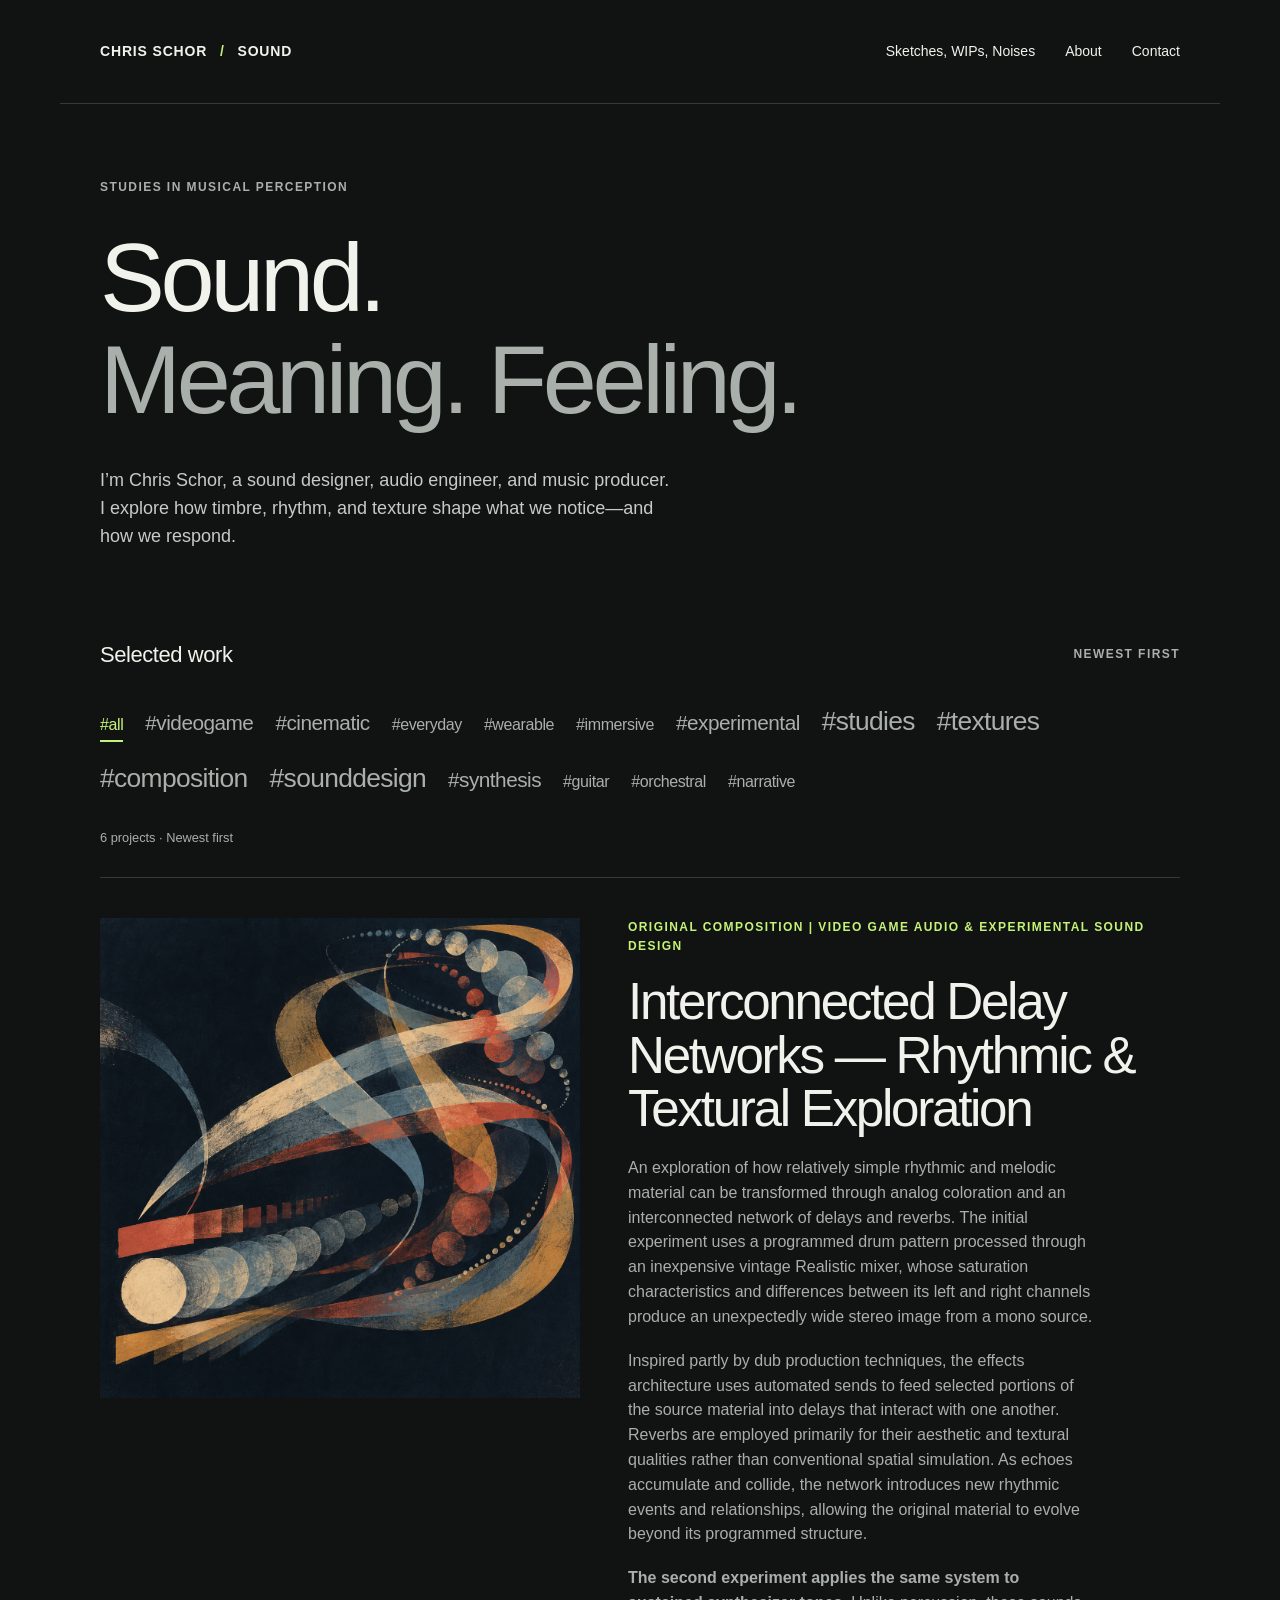
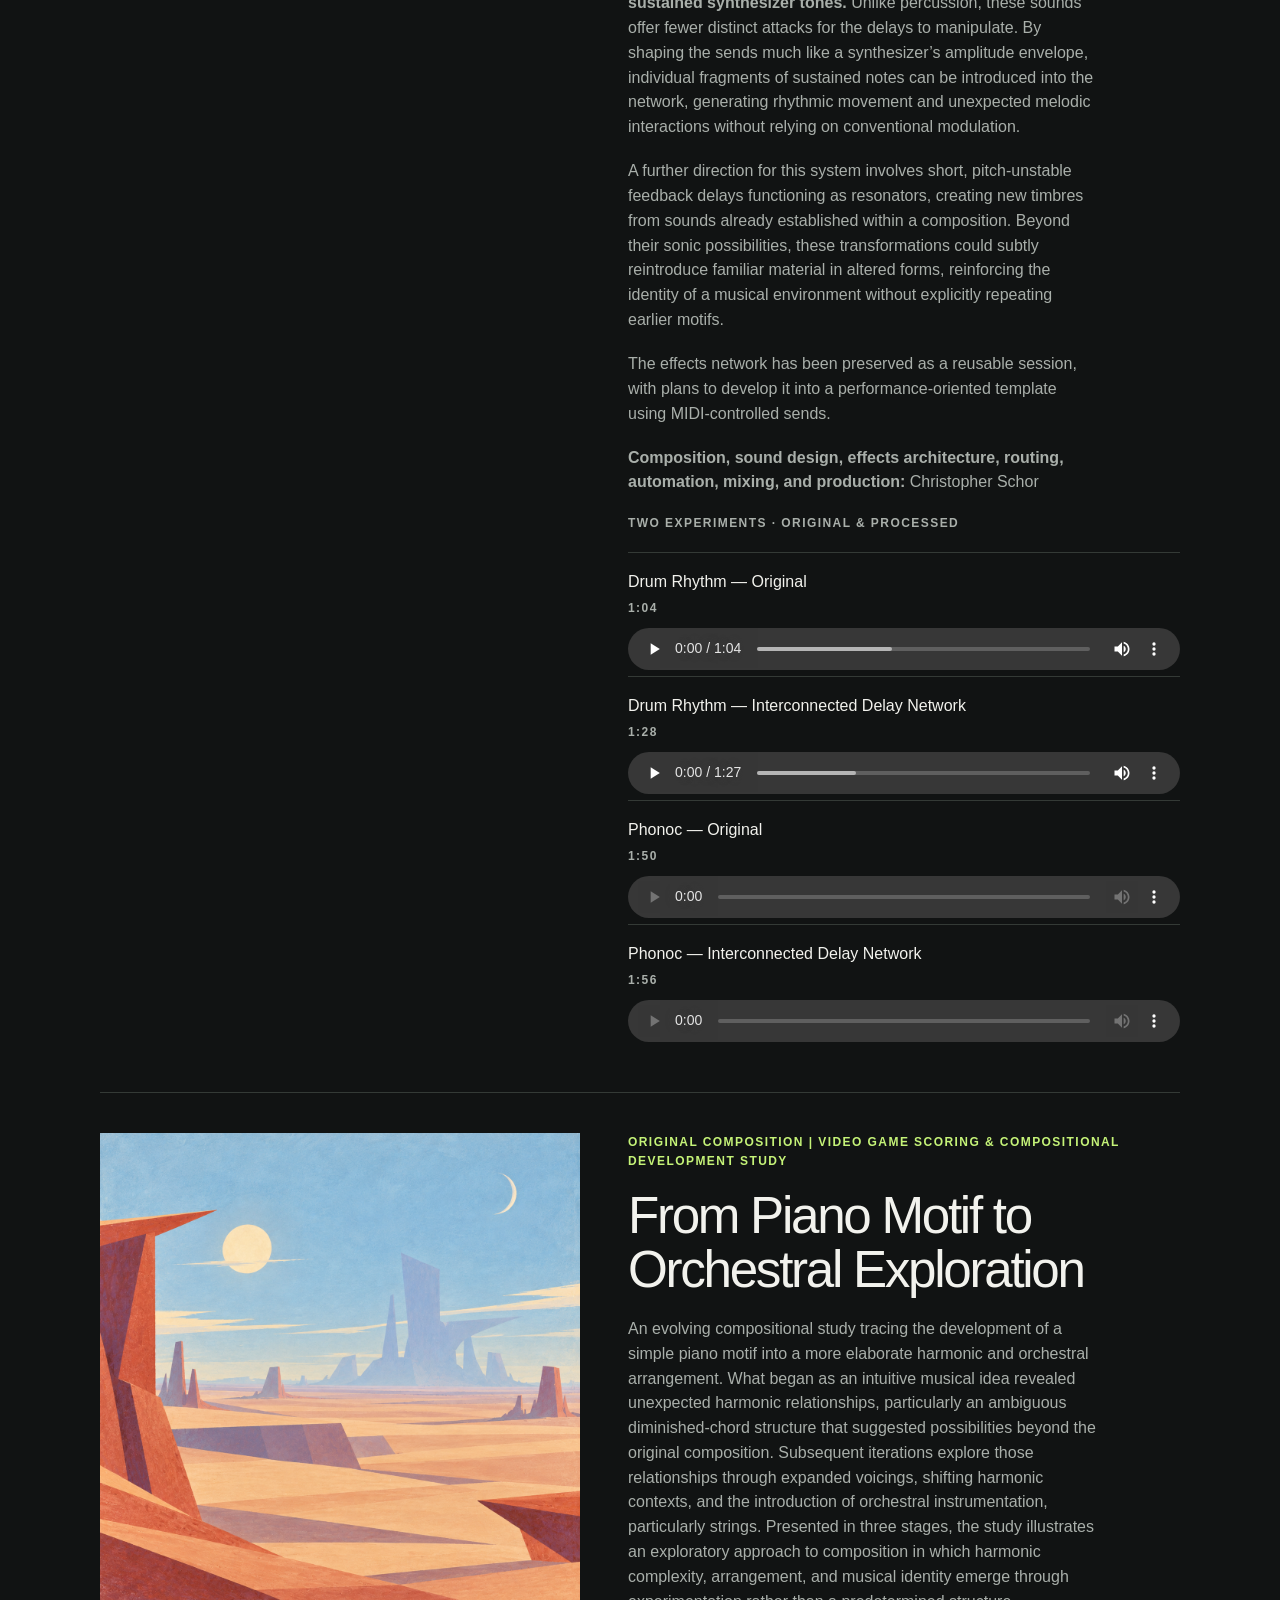
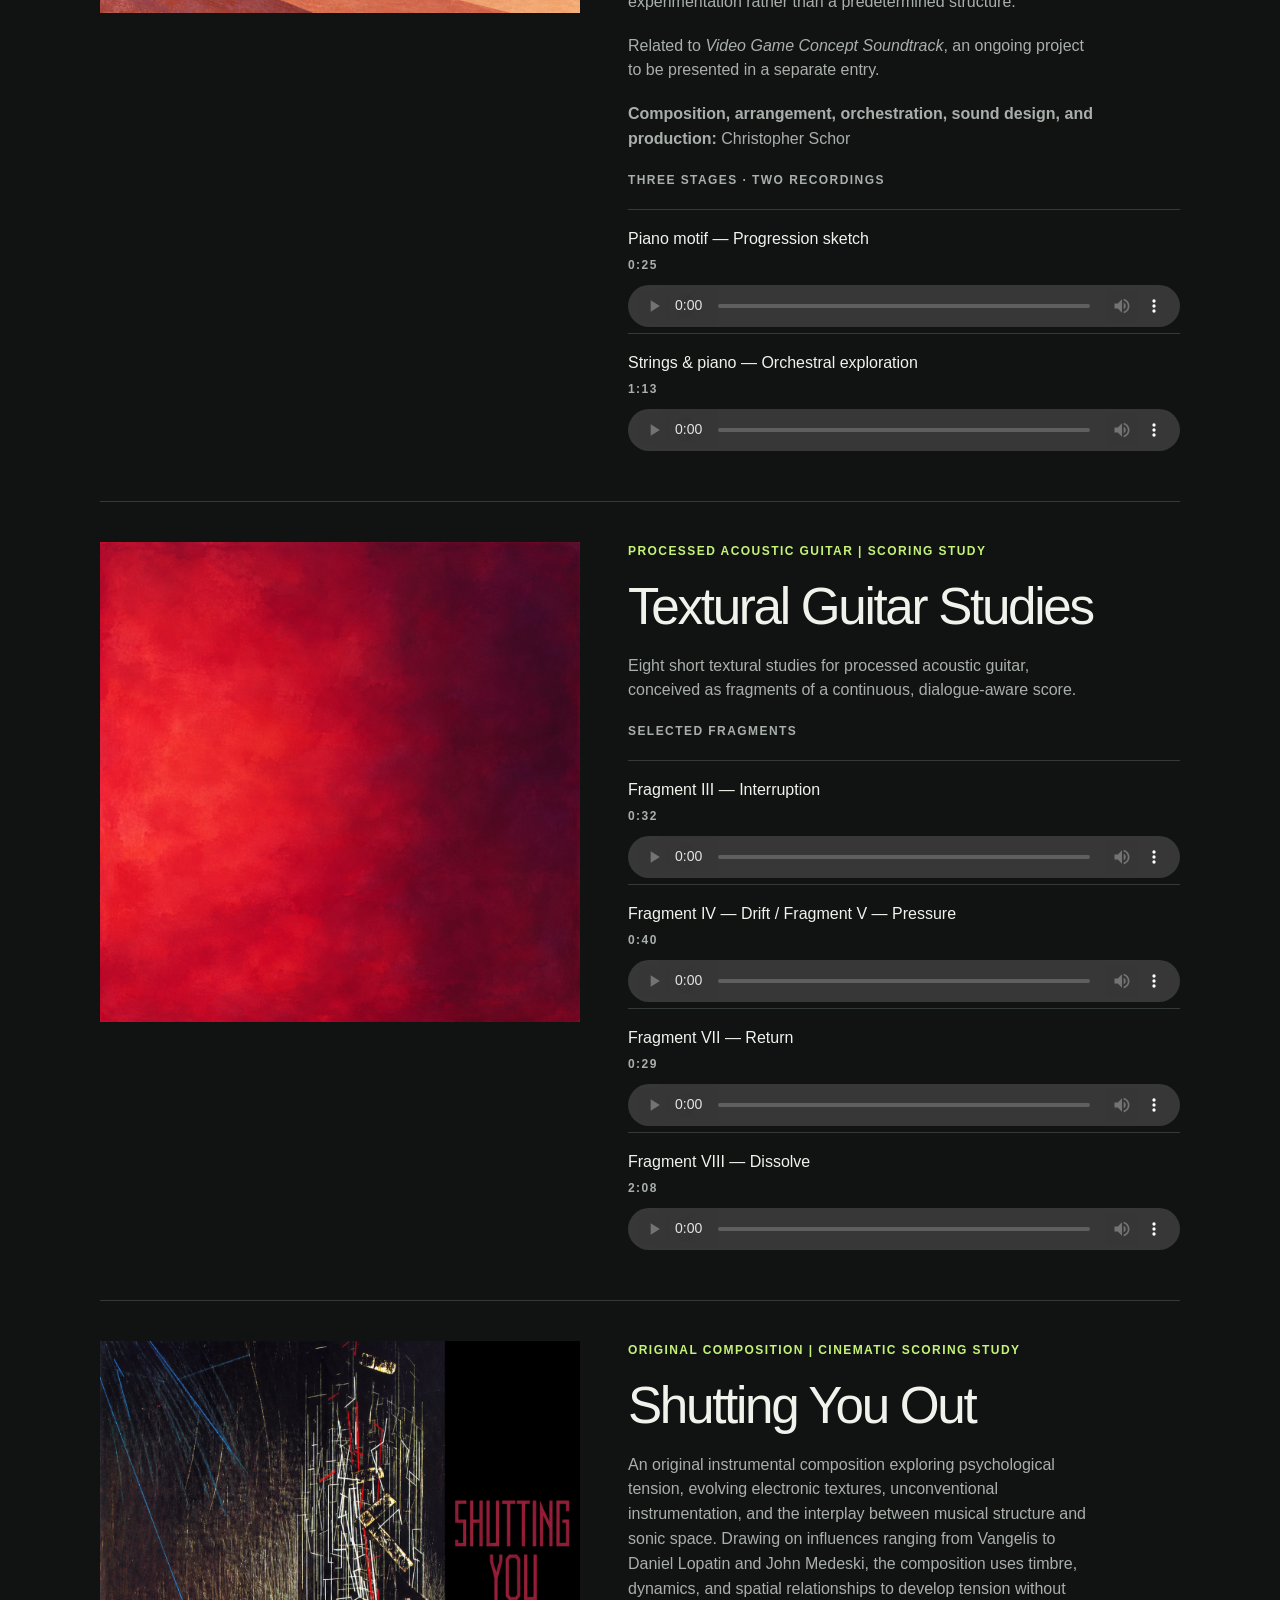
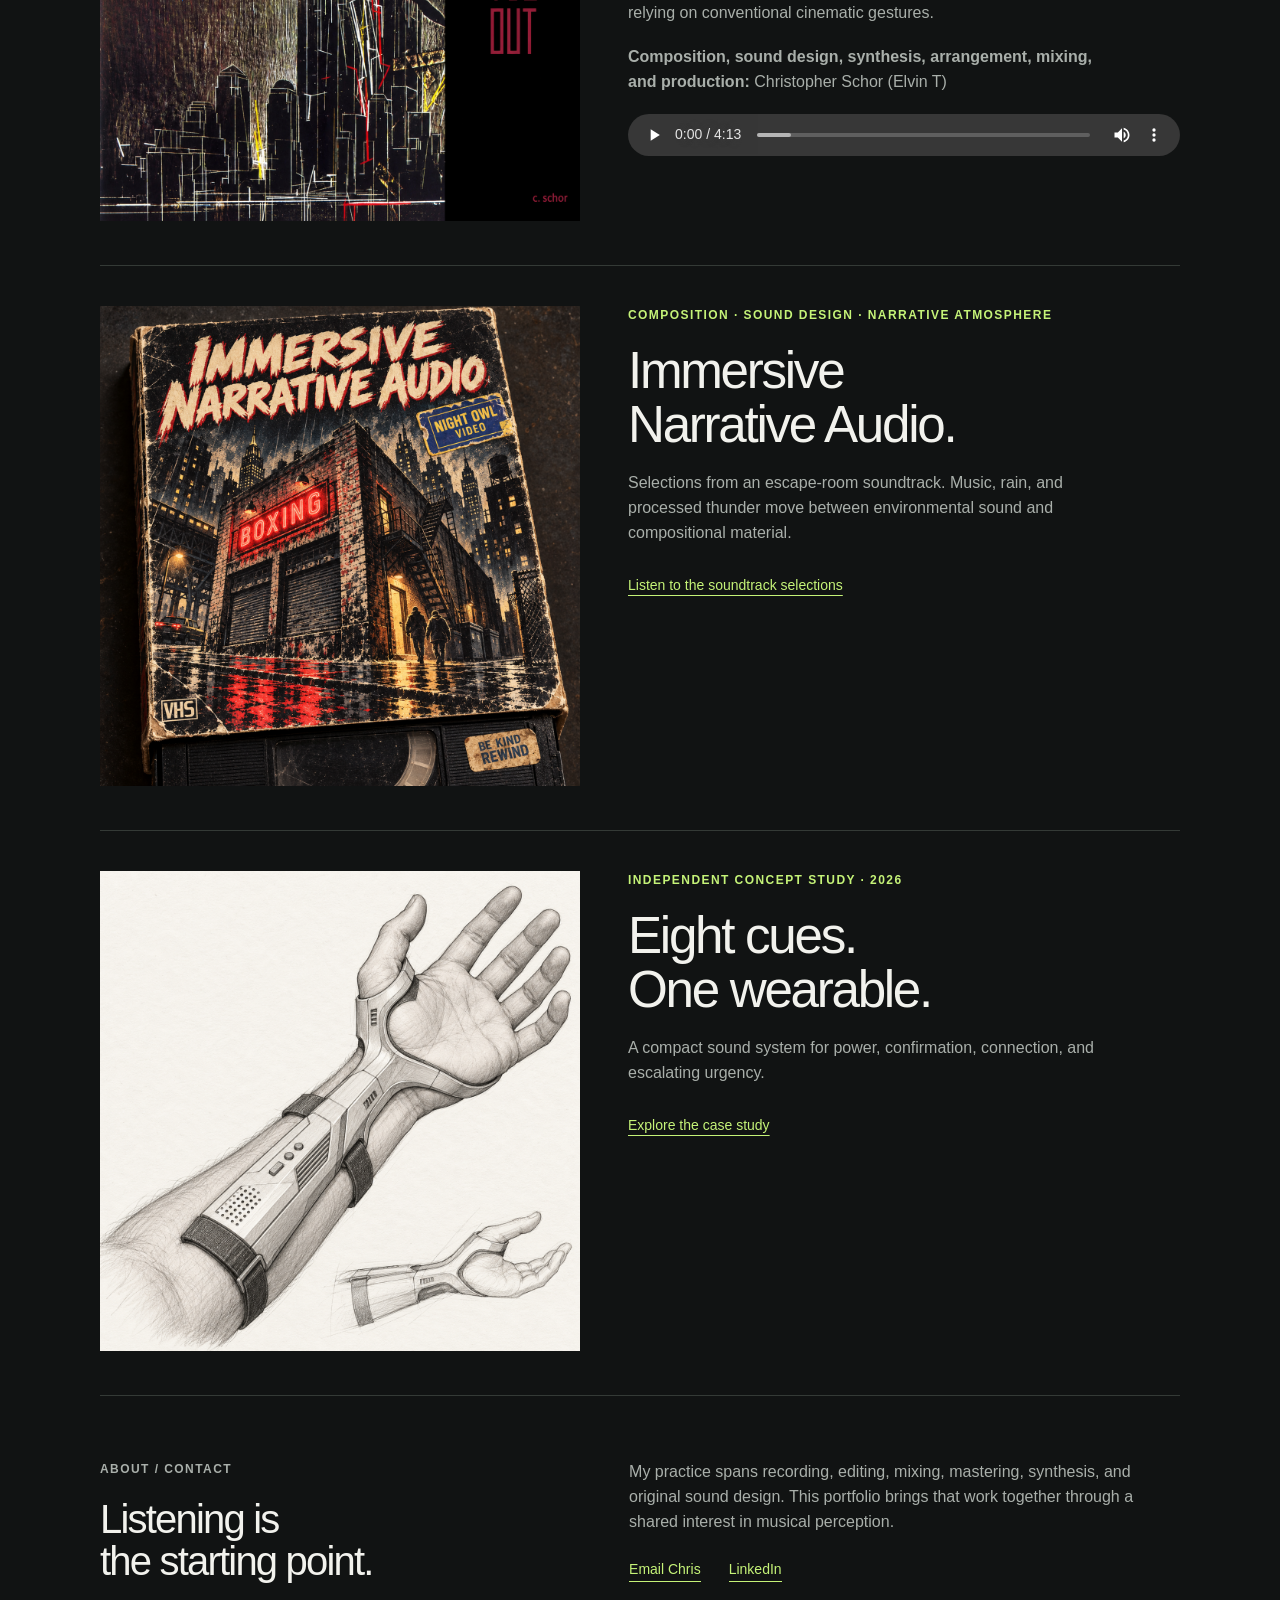
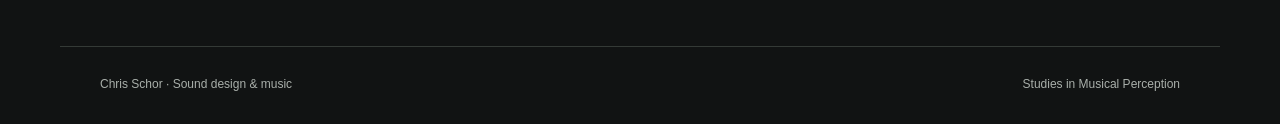
<file: index.html>
<!doctype html><html lang="en"><head><meta charset="utf-8"><meta name="viewport" content="width=device-width, initial-scale=1"><meta name="color-scheme" content="dark"><title>Chris Schor — Sound Design & Music</title><meta name="description" content="Sound design, music production, and studies in musical perception by Chris Schor."><link rel="icon" type="image/svg+xml" href="data:image/svg+xml,%3Csvg xmlns='http://www.w3.org/2000/svg' viewBox='0 0 32 32'%3E%3Crect width='32' height='32' rx='6' fill='%23111313'/%3E%3Cpath d='M8 13v6m8-13v20m8-16v12' stroke='%23c5f378' stroke-width='3'/%3E%3C/svg%3E"><link rel="stylesheet" href="style.css"><script src="player.js" defer></script><style>.guitar-study{grid-template-columns:1fr 1.15fr;align-items:start;gap:48px}.guitar-art img{display:block;width:100%;height:auto}.guitar-study h3{margin-top:14px}.guitar-track{border-top:1px solid var(--line);padding:18px 0 6px}.guitar-track h4{font-size:1rem;font-weight:500;margin:0 0 6px;line-height:1.4}.guitar-track .eyebrow{margin-bottom:10px}@media(max-width:760px){.guitar-study{grid-template-columns:1fr;gap:28px}.guitar-art{max-width:480px}}</style><link rel="stylesheet" href="portfolio.css"><script src="portfolio.js" defer></script></head><body><a class="skip" href="#main">Skip to content</a><header class="wrap site-header"><a class="wordmark" href="./" aria-label="Chris Schor home">CHRIS SCHOR<span class="mark" aria-hidden="true"> / </span>SOUND</a><nav aria-label="Main navigation"><a href="notepad/">Sketches, WIPs, Noises</a><a href="about.html">About</a><a href="./#contact">Contact</a></nav></header><main id="main" class="wrap"><section class="hero"><p class="eyebrow">Studies in Musical Perception</p><h1>Sound.<br><span class="muted">Meaning. Feeling.</span></h1><div class="hero-bottom"><p class="intro">I’m Chris Schor, a sound designer, audio engineer, and music producer. I explore how timbre, rhythm, and texture shape what we notice—and how we respond.</p></div></section><section class="selected" aria-labelledby="selected-title"><div class="section-heading"><h2 id="selected-title">Selected work</h2><span class="eyebrow">Newest first</span></div><nav class="tag-cloud" aria-label="Browse work by tag"><a href="#selected-title" data-tag="all">#all</a></nav><p class="collection-status" role="status" aria-live="polite">6 projects · Newest first</p><article class="project guitar-study" id="delay-networks" aria-labelledby="delay-networks-title"><div class="guitar-art"><img src="delay-networks-cover.png" width="1254" height="1254" loading="lazy" alt="Abstract coral, ochre and pale blue ribbons weaving through repeated fading circles and bars on a deep ink-blue field."></div><div class="guitar-content"><p class="eyebrow accent">Original Composition | Video Game Audio &amp; Experimental Sound Design</p><h3 id="delay-networks-title">Interconnected Delay Networks — Rhythmic &amp; Textural Exploration</h3><p>An exploration of how relatively simple rhythmic and melodic material can be transformed through analog coloration and an interconnected network of delays and reverbs. The initial experiment uses a programmed drum pattern processed through an inexpensive vintage Realistic mixer, whose saturation characteristics and differences between its left and right channels produce an unexpectedly wide stereo image from a mono source.</p><p>Inspired partly by dub production techniques, the effects architecture uses automated sends to feed selected portions of the source material into delays that interact with one another. Reverbs are employed primarily for their aesthetic and textural qualities rather than conventional spatial simulation. As echoes accumulate and collide, the network introduces new rhythmic events and relationships, allowing the original material to evolve beyond its programmed structure.</p><p><strong>The second experiment applies the same system to sustained synthesizer tones.</strong> Unlike percussion, these sounds offer fewer distinct attacks for the delays to manipulate. By shaping the sends much like a synthesizer’s amplitude envelope, individual fragments of sustained notes can be introduced into the network, generating rhythmic movement and unexpected melodic interactions without relying on conventional modulation.</p><p>A further direction for this system involves short, pitch-unstable feedback delays functioning as resonators, creating new timbres from sounds already established within a composition. Beyond their sonic possibilities, these transformations could subtly reintroduce familiar material in altered forms, reinforcing the identity of a musical environment without explicitly repeating earlier motifs.</p><p>The effects network has been preserved as a reusable session, with plans to develop it into a performance-oriented template using MIDI-controlled sends.</p><p><strong>Composition, sound design, effects architecture, routing, automation, mixing, and production:</strong> Christopher Schor</p><p class="eyebrow">Two experiments · Original &amp; processed</p><div class="guitar-track"><h4>Drum Rhythm — Original</h4><p class="eyebrow">1:04</p><audio controls controlslist="nodownload" preload="metadata" aria-label="Play Drum Rhythm — Original"><source src="delay-drums-original.mp3" type="audio/mpeg"></audio></div><div class="guitar-track"><h4>Drum Rhythm — Interconnected Delay Network</h4><p class="eyebrow">1:28</p><audio controls controlslist="nodownload" preload="metadata" aria-label="Play Drum Rhythm — Interconnected Delay Network"><source src="delay-drums-processed.mp3" type="audio/mpeg"></audio></div><div class="guitar-track"><h4>Phonoc — Original</h4><p class="eyebrow">1:50</p><audio controls controlslist="nodownload" preload="metadata" aria-label="Play Phonoc — Original"><source src="delay-phonoc-original.m4a" type="audio/mp4"></audio></div><div class="guitar-track"><h4>Phonoc — Interconnected Delay Network</h4><p class="eyebrow">1:56</p><audio controls controlslist="nodownload" preload="metadata" aria-label="Play Phonoc — Interconnected Delay Network"><source src="delay-phonoc-processed.m4a" type="audio/mp4"></audio></div></div></article><article class="project guitar-study" id="piano-to-orchestral" aria-labelledby="piano-to-orchestral-title"><div class="guitar-art"><img src="video-game-orchestral-cover-abstract.png" width="1254" height="1254" loading="lazy" alt="Abstract cartoon desert in pale blue, sand and terracotta, with sun and moon above a distant, mysterious angular form."></div><div class="guitar-content"><p class="eyebrow accent">Original Composition | Video Game Scoring &amp; Compositional Development Study</p><h3 id="piano-to-orchestral-title">From Piano Motif to Orchestral Exploration</h3><p>An evolving compositional study tracing the development of a simple piano motif into a more elaborate harmonic and orchestral arrangement. What began as an intuitive musical idea revealed unexpected harmonic relationships, particularly an ambiguous diminished-chord structure that suggested possibilities beyond the original composition. Subsequent iterations explore those relationships through expanded voicings, shifting harmonic contexts, and the introduction of orchestral instrumentation, particularly strings. Presented in three stages, the study illustrates an exploratory approach to composition in which harmonic complexity, arrangement, and musical identity emerge through experimentation rather than a predetermined structure.</p><p>Related to <em>Video Game Concept Soundtrack</em>, an ongoing project to be presented in a separate entry.</p><p><strong>Composition, arrangement, orchestration, sound design, and production:</strong> Christopher Schor</p><p class="eyebrow">Three stages · Two recordings</p><div class="guitar-track"><h4>Piano motif — Progression sketch</h4><p class="eyebrow">0:25</p><audio controls controlslist="nodownload" preload="metadata" aria-label="Play Piano motif — Progression sketch"><source src="piano-motif-sketch.m4a" type="audio/mp4"></audio></div><div class="guitar-track"><h4>Strings & piano — Orchestral exploration</h4><p class="eyebrow">1:13</p><audio controls controlslist="nodownload" preload="metadata" aria-label="Play Strings & piano — Orchestral exploration"><source src="orchestral-exploration.m4a" type="audio/mp4"></audio></div></div></article><article class="project guitar-study" id="textural-guitar" aria-labelledby="textural-guitar-title"><div class="guitar-art"><img src="textural-guitar-art.png" width="1254" height="1254" loading="lazy" alt="Layered crimson and vermilion pigment giving way to deep burgundy and violet."></div><div class="guitar-content"><p class="eyebrow accent">Processed Acoustic Guitar | Scoring Study</p><h3 id="textural-guitar-title">Textural Guitar Studies</h3><p>Eight short textural studies for processed acoustic guitar, conceived as fragments of a continuous, dialogue-aware score.</p><p class="eyebrow">Selected fragments</p><div class="guitar-track"><h4>Fragment III — Interruption</h4><p class="eyebrow">0:32</p><audio controls controlslist="nodownload" preload="metadata" aria-label="Play Fragment III — Interruption"><source src="textural-guitar-iii.m4a" type="audio/mp4"></audio></div><div class="guitar-track"><h4>Fragment IV — Drift / Fragment V — Pressure</h4><p class="eyebrow">0:40</p><audio controls controlslist="nodownload" preload="metadata" aria-label="Play Fragment IV — Drift / Fragment V — Pressure"><source src="textural-guitar-iv-v.m4a" type="audio/mp4"></audio></div><div class="guitar-track"><h4>Fragment VII — Return</h4><p class="eyebrow">0:29</p><audio controls controlslist="nodownload" preload="metadata" aria-label="Play Fragment VII — Return"><source src="textural-guitar-vii.m4a" type="audio/mp4"></audio></div><div class="guitar-track"><h4>Fragment VIII — Dissolve</h4><p class="eyebrow">2:08</p><audio controls controlslist="nodownload" preload="metadata" aria-label="Play Fragment VIII — Dissolve"><source src="textural-guitar-viii.m4a" type="audio/mp4"></audio></div></div></article><article class="project guitar-study" id="shutting-you-out" aria-labelledby="shutting-you-out-title"><div class="guitar-art"><img src="Shutting-You-Out-cover.png" width="1254" height="1254" loading="lazy" alt="Shutting You Out cover: dark architectural artwork beside a black panel with angular wine-red lettering."></div><div class="guitar-content"><p class="eyebrow accent">Original Composition | Cinematic Scoring Study</p><h3 id="shutting-you-out-title">Shutting You Out</h3><p>An original instrumental composition exploring psychological tension, evolving electronic textures, unconventional instrumentation, and the interplay between musical structure and sonic space. Drawing on influences ranging from Vangelis to Daniel Lopatin and John Medeski, the composition uses timbre, dynamics, and spatial relationships to develop tension without relying on conventional cinematic gestures.</p><p><strong>Composition, sound design, synthesis, arrangement, mixing, and production:</strong> Christopher Schor (Elvin T)</p><audio controls controlslist="nodownload" preload="metadata" aria-label="Play Shutting You Out"><source src="ShuttingYouOut.mp3" type="audio/mpeg"></audio></div></article><a class="project guitar-study" id="immersive-narrative" href="experiential-audio.html"><div class="guitar-art"><img src="immersive-narrative-vhs-cover.png" width="1254" height="1254" loading="lazy" alt="Worn 1980s VHS rental sleeve showing a rainy city boxing gym, red neon, and a blue-and-yellow Night Owl Video sticker."></div><div><p class="eyebrow accent">Composition · Sound design · Narrative atmosphere</p><h3>Immersive<br>Narrative Audio.</h3><p>Selections from an escape-room soundtrack. Music, rain, and processed thunder move between environmental sound and compositional material.</p><span class="text-link">Listen to the soundtrack selections</span></div></a><a class="project guitar-study" id="wearable-interaction" href="interaction-audio.html"><div class="guitar-art"><img src="wearable-controller-cover.png" width="1254" height="1254" loading="lazy" alt="Pencil concept sketch of a controller along the inner forearm, with straps and a palm loop between thumb and index finger."></div><div><p class="eyebrow accent">Independent concept study · 2026</p><h3>Eight cues.<br>One wearable.</h3><p>A compact sound system for power, confirmation, connection, and escalating urgency.</p><span class="text-link">Explore the case study</span></div></a></section><section class="about" id="contact"><div><p class="eyebrow">About / Contact</p><h2>Listening is<br>the starting point.</h2></div><div><p>My practice spans recording, editing, mixing, mastering, synthesis, and original sound design. This portfolio brings that work together through a shared interest in musical perception.</p><div class="contact-links"><a href="mailto:christopher.schor@gmail.com">Email Chris</a><a href="https://www.linkedin.com/in/christopherschor/">LinkedIn</a></div></div></section></main><footer class="wrap"><span>Chris Schor · Sound design &amp; music</span><a href="./">Studies in Musical Perception</a></footer></body></html>
</file>
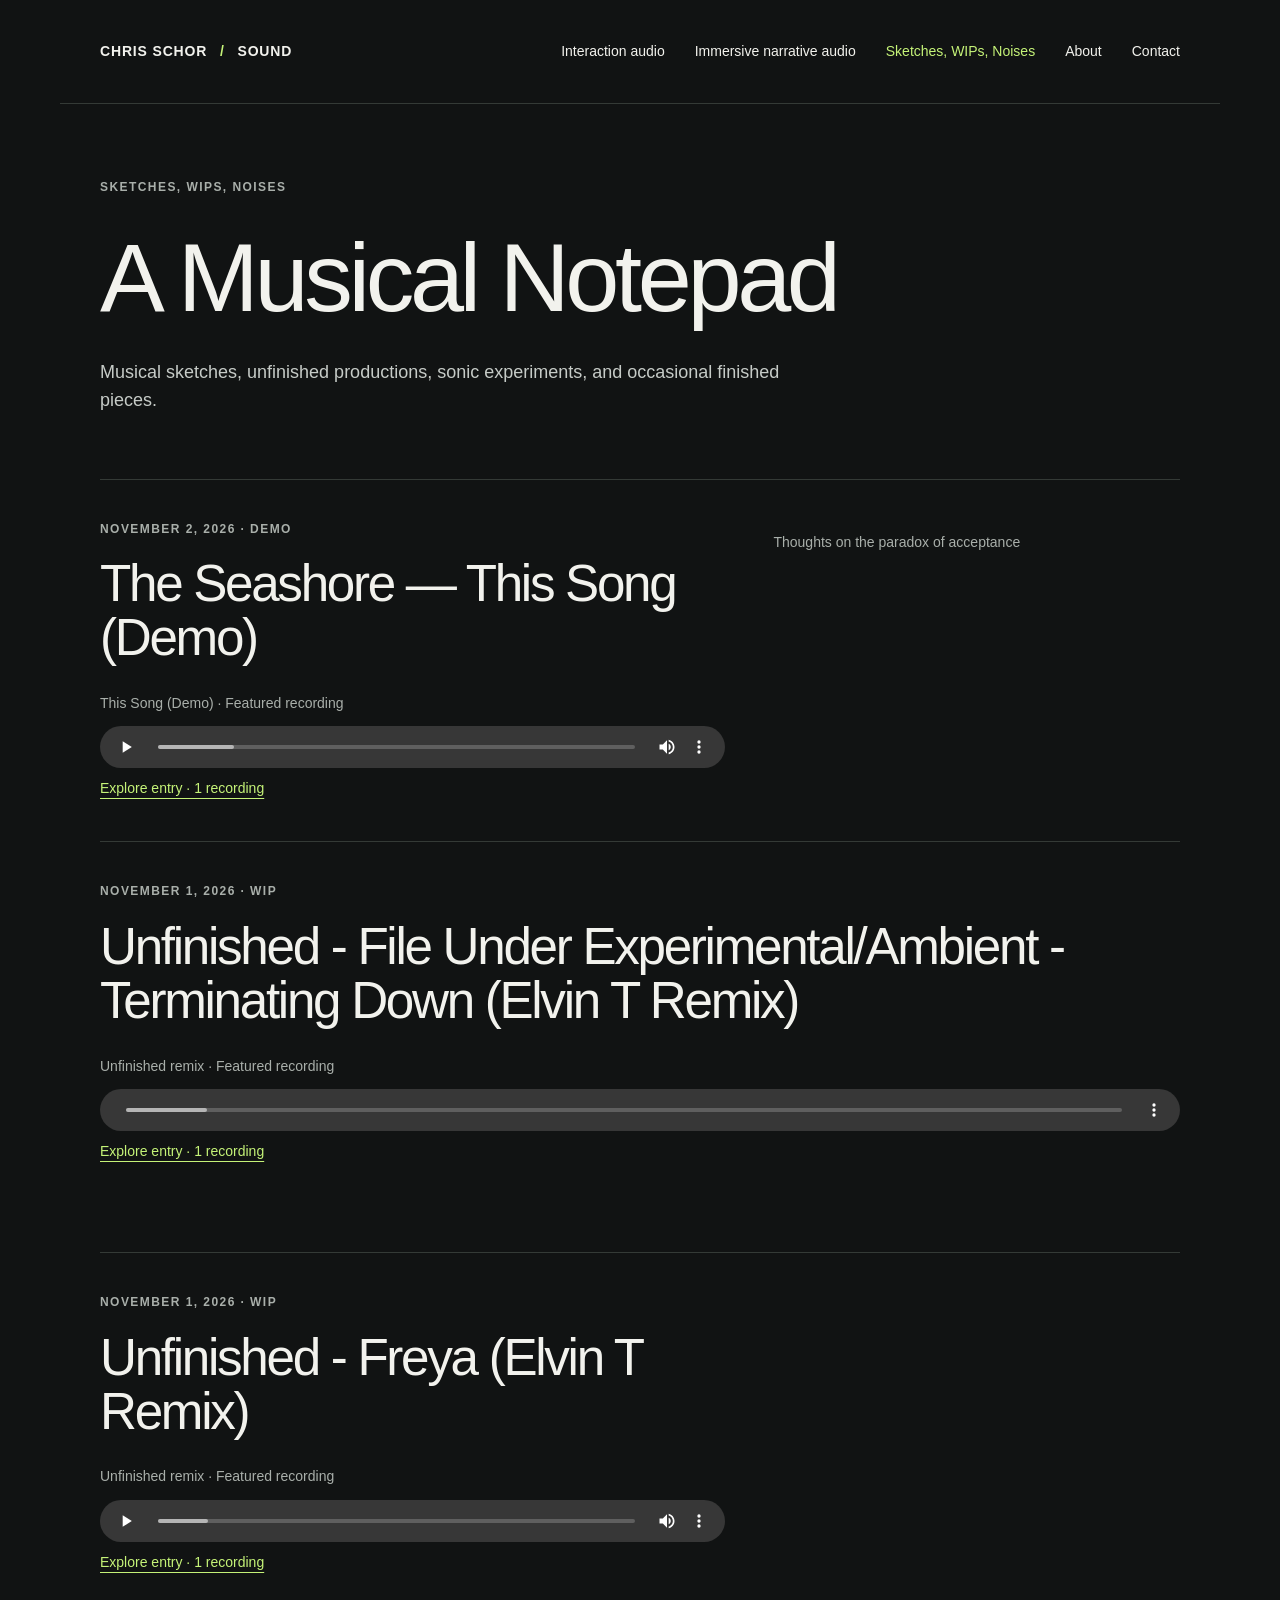
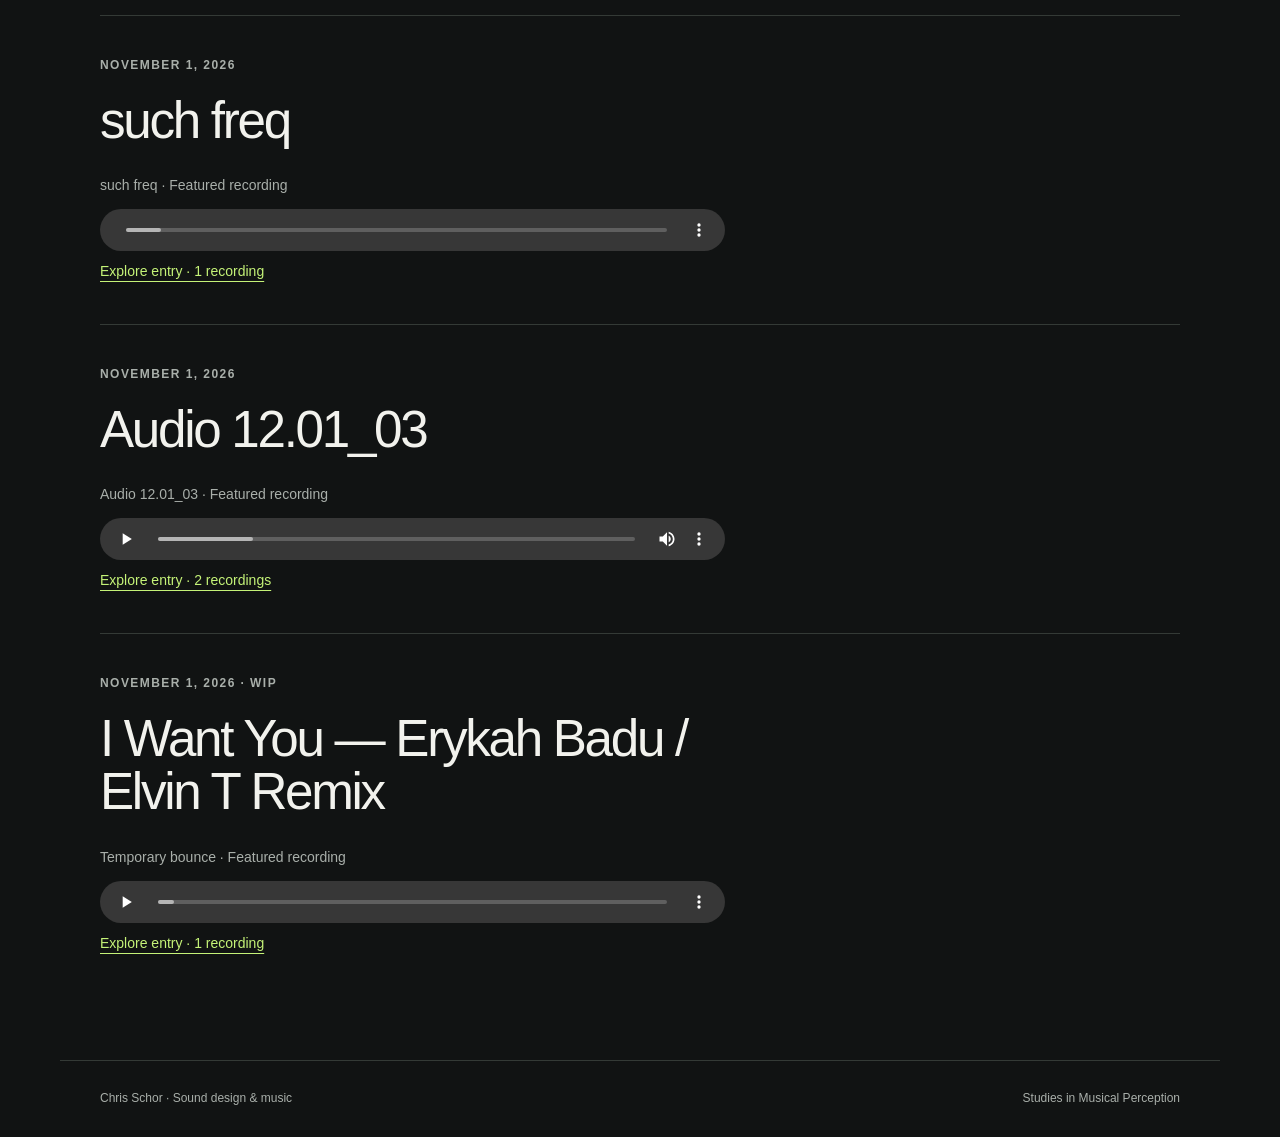
<file: notepad/index.html>
<!doctype html>
<html lang="en"><head><meta charset="utf-8"><meta name="viewport" content="width=device-width, initial-scale=1"><meta name="color-scheme" content="dark">
<title>A Musical Notepad — Chris Schor</title><meta name="description" content="Sketches, WIPs, Noises — a musical notepad by Chris Schor.">
<link rel="stylesheet" href="../style.css"><link rel="stylesheet" href="../notepad/notepad.css"><script src="../player.js" defer></script>
</head><body><a class="skip" href="#main">Skip to content</a>
<header class="wrap site-header"><a class="wordmark" href="../" aria-label="Chris Schor home">CHRIS SCHOR<span class="mark" aria-hidden="true"> / </span>SOUND</a>
<nav aria-label="Main navigation"><a href="../interaction-audio.html">Interaction audio</a><a href="../experiential-audio.html">Immersive narrative audio</a><a href="../notepad/" aria-current="page">Sketches, WIPs, Noises</a><a href="../about.html">About</a><a href="../#contact">Contact</a></nav></header>
<main id="main" class="wrap notepad"><section class="hero"><p class="eyebrow">Sketches, WIPs, Noises</p><h1>A Musical Notepad</h1><p class="intro notepad-intro">Musical sketches, unfinished productions, sonic experiments, and occasional finished pieces.</p></section><section aria-label="Musical entries"><article class="notepad-entry" id="the-seashore-this-song" aria-labelledby="the-seashore-this-song-title"><div class="entry-copy"><p class="eyebrow"><time datetime="2026-11-02">November 2, 2026</time> · Demo</p><h2 id="the-seashore-this-song-title"><a href="the-seashore-this-song/">The Seashore — This Song (Demo)</a></h2><p class="recording-label">This Song (Demo) · Featured recording</p><audio controls controlslist="nodownload" preload="metadata" aria-label="The Seashore — This Song (Demo) — This Song (Demo)"><source src="../notepad/media/the-seashore-this-song/this-song.mp3" type="audio/mpeg">Your browser does not support audio playback.</audio><a class="text-link" href="the-seashore-this-song/">Explore entry · 1 recording</a></div><figure><img src="../notepad/media/the-seashore-this-song/wawa-matchbook.jpeg" alt="Vintage Wawa matchbook photographed against a pale surface, with the yellow Wawa logo and the words We do it just a little bit better." loading="lazy"><figcaption>Thoughts on the paradox of acceptance</figcaption></figure></article><article class="notepad-entry" id="terminating-down" aria-labelledby="terminating-down-title"><div class="entry-copy"><p class="eyebrow"><time datetime="2026-11-01">November 1, 2026</time> · WIP</p><h2 id="terminating-down-title"><a href="terminating-down/">Unfinished - File Under Experimental/Ambient - Terminating Down (Elvin T Remix)</a></h2><p class="recording-label">Unfinished remix · Featured recording</p><audio controls controlslist="nodownload" preload="metadata" aria-label="Unfinished - File Under Experimental/Ambient - Terminating Down (Elvin T Remix) — Unfinished remix"><source src="../notepad/media/terminating-down/Unfinished - Terminating Down (Elvin T Remix).mp3" type="audio/mpeg">Your browser does not support audio playback.</audio><a class="text-link" href="terminating-down/">Explore entry · 1 recording</a></div><figure class="image-wide"><img src="../notepad/media/terminating-down/borges-and-the-zahir.png" alt="A screenshot of a quotation attributed to Borges about an object or phrase becoming unforgettable." loading="lazy"></figure></article><article class="notepad-entry" id="unfinished-freya" aria-labelledby="unfinished-freya-title"><div class="entry-copy"><p class="eyebrow"><time datetime="2026-11-01">November 1, 2026</time> · WIP</p><h2 id="unfinished-freya-title"><a href="unfinished-freya/">Unfinished - Freya (Elvin T Remix)</a></h2><p class="recording-label">Unfinished remix · Featured recording</p><audio controls controlslist="nodownload" preload="metadata" aria-label="Unfinished - Freya (Elvin T Remix) — Unfinished remix"><source src="../notepad/media/unfinished-freya/unfinished-freya-elvin-t-remix.mp3" type="audio/mpeg">Your browser does not support audio playback.</audio><a class="text-link" href="unfinished-freya/">Explore entry · 1 recording</a></div><figure><img src="../notepad/media/unfinished-freya/unfinished-freya-clean-v2.png" alt="Soft-focus abstract red and burgundy artwork with dark edges and a pale curved highlight near the lower left." loading="lazy"></figure></article><article class="notepad-entry" id="such-freq" aria-labelledby="such-freq-title"><div class="entry-copy"><p class="eyebrow"><time datetime="2026-11-01">November 1, 2026</time></p><h2 id="such-freq-title"><a href="such-freq/">such freq</a></h2><p class="recording-label">such freq · Featured recording</p><audio controls controlslist="nodownload" preload="metadata" aria-label="such freq — such freq"><source src="../notepad/media/such-freq/such freq.mp3" type="audio/mpeg">Your browser does not support audio playback.</audio><a class="text-link" href="such-freq/">Explore entry · 1 recording</a></div><figure><img src="../notepad/media/such-freq/such-freq.png" alt="A large translucent balloon in front of a person wearing a striped top, with a bright reflection and window blinds behind them." loading="lazy"></figure></article><article class="notepad-entry" id="audio-12-01-03" aria-labelledby="audio-12-01-03-title"><div class="entry-copy"><p class="eyebrow"><time datetime="2026-11-01">November 1, 2026</time></p><h2 id="audio-12-01-03-title"><a href="audio-12-01-03/">Audio 12.01_03</a></h2><p class="recording-label">Audio 12.01_03 · Featured recording</p><audio controls controlslist="nodownload" preload="metadata" aria-label="Audio 12.01_03 — Audio 12.01_03"><source src="../notepad/media/audio-12-01-03/audio-12-01-03.mp3" type="audio/mpeg">Your browser does not support audio playback.</audio><a class="text-link" href="audio-12-01-03/">Explore entry · 2 recordings</a></div><figure><img src="../notepad/media/audio-12-01-03/flamingos.png" alt="Pink flamingos on a black background with the words Clearwater Beach, Florida." loading="lazy"></figure></article><article class="notepad-entry" id="i-want-you" aria-labelledby="i-want-you-title"><div class="entry-copy"><p class="eyebrow"><time datetime="2026-11-01">November 1, 2026</time> · WIP</p><h2 id="i-want-you-title"><a href="i-want-you/">I Want You — Erykah Badu / Elvin T Remix</a></h2><p class="recording-label">Temporary bounce · Featured recording</p><audio controls controlslist="nodownload" preload="metadata" aria-label="I Want You — Erykah Badu / Elvin T Remix — Temporary bounce"><source src="../notepad/media/i-want-you/i-want-you-v1.mp3" type="audio/mpeg">Your browser does not support audio playback.</audio><a class="text-link" href="i-want-you/">Explore entry · 1 recording</a></div><figure><img src="../notepad/media/i-want-you/i-want-you.jpg" alt="Iridescent stepped crystal in blue, turquoise, violet and gold against a dark textured background." loading="lazy"></figure></article></section></main>
<footer class="wrap"><span>Chris Schor · Sound design &amp; music</span><a href="../">Studies in Musical Perception</a></footer></body></html>
</file>
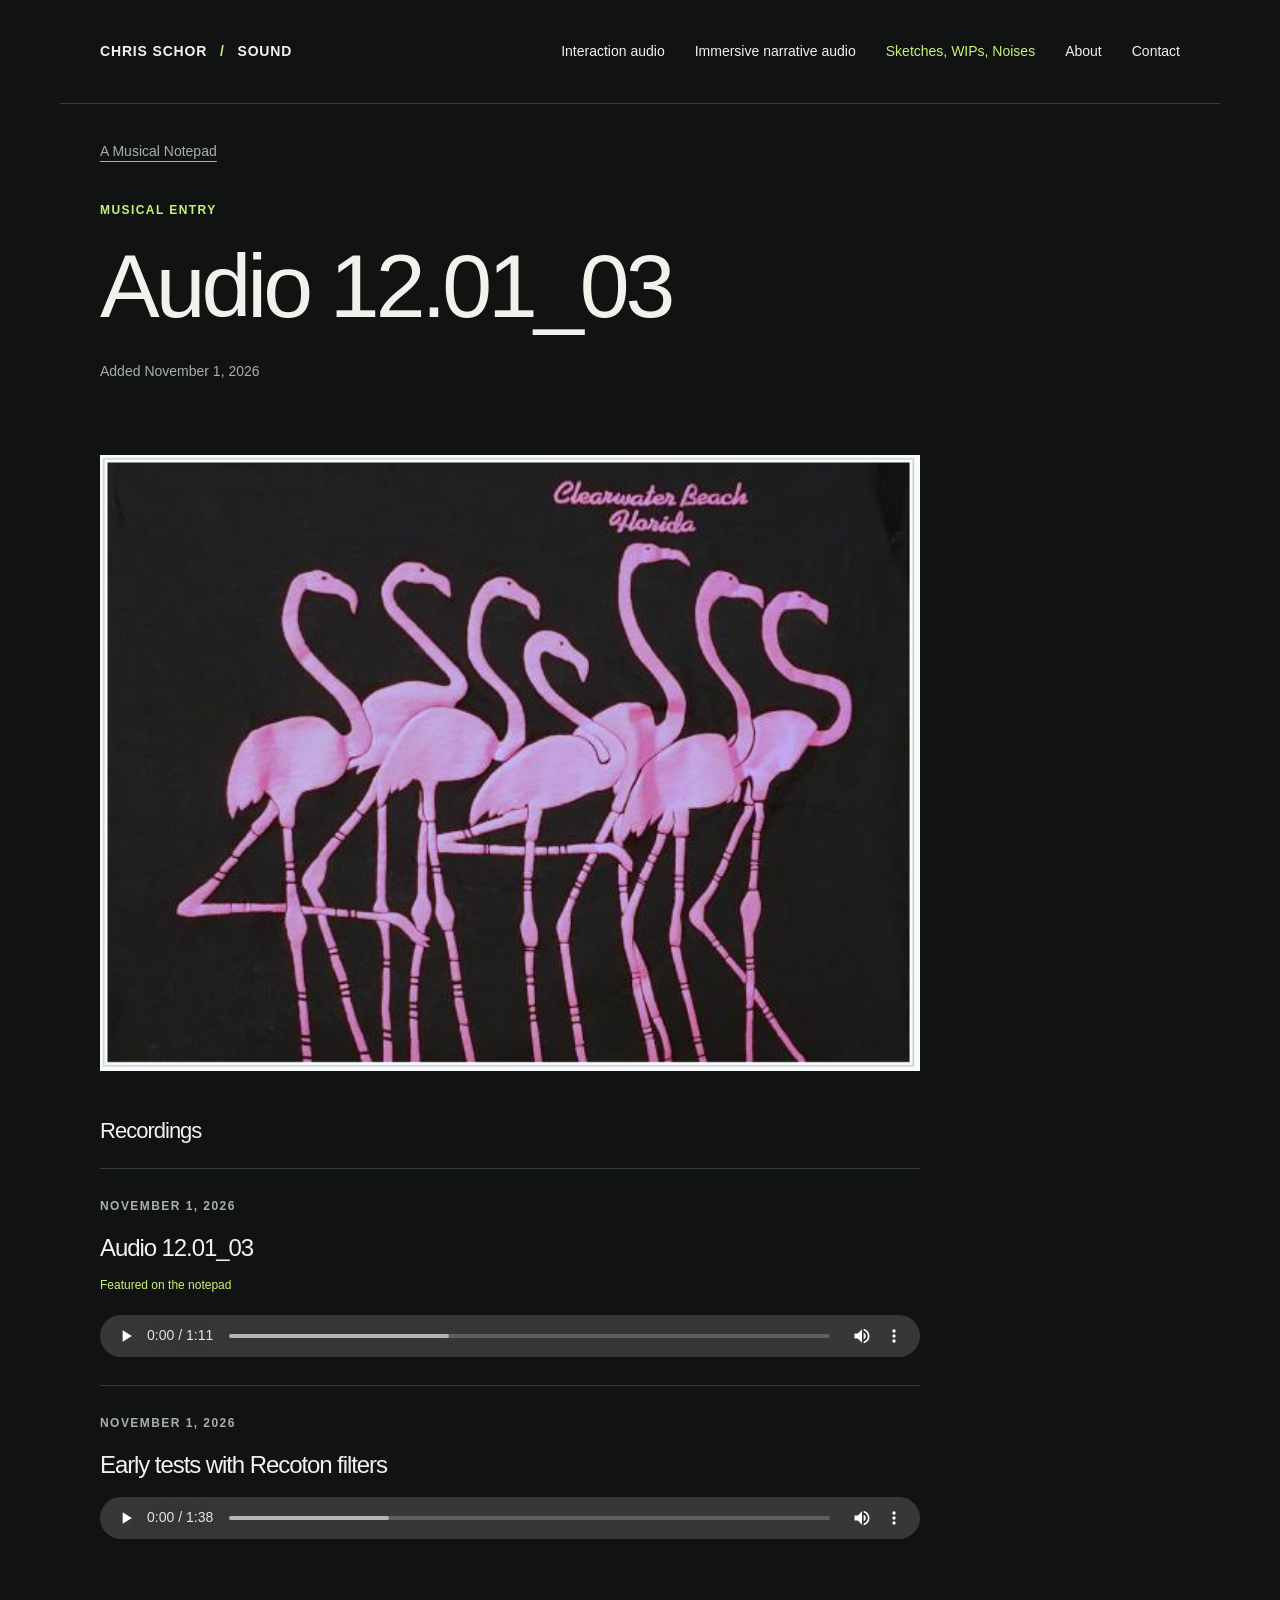
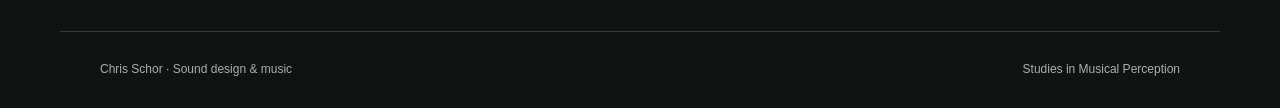
<file: notepad/audio-12-01-03/index.html>
<!doctype html>
<html lang="en"><head><meta charset="utf-8"><meta name="viewport" content="width=device-width, initial-scale=1"><meta name="color-scheme" content="dark">
<title>Audio 12.01_03 — Chris Schor</title><meta name="description" content="Audio 12.01_03 — A Musical Notepad.">
<link rel="stylesheet" href="../../style.css"><link rel="stylesheet" href="../../notepad/notepad.css"><script src="../../player.js" defer></script>
</head><body><a class="skip" href="#main">Skip to content</a>
<header class="wrap site-header"><a class="wordmark" href="../../" aria-label="Chris Schor home">CHRIS SCHOR<span class="mark" aria-hidden="true"> / </span>SOUND</a>
<nav aria-label="Main navigation"><a href="../../interaction-audio.html">Interaction audio</a><a href="../../experiential-audio.html">Immersive narrative audio</a><a href="../../notepad/" aria-current="page">Sketches, WIPs, Noises</a><a href="../../about.html">About</a><a href="../../#contact">Contact</a></nav></header>
<main id="main" class="wrap notepad"><section class="case-hero"><a class="back" href="../#audio-12-01-03">A Musical Notepad</a><p class="eyebrow accent">Musical entry</p><h1>Audio 12.01_03</h1><div class="project-meta"><span>Added <time datetime="2026-11-01">November 1, 2026</time></span></div></section><div class="entry-notes"></div><div class="entry-images"><figure><img src="../../notepad/media/audio-12-01-03/flamingos.png" alt="Pink flamingos on a black background with the words Clearwater Beach, Florida." loading="lazy"></figure></div><section class="recordings" aria-labelledby="recordings-title"><h2 id="recordings-title">Recordings</h2><article class="recording" id="main"><p class="eyebrow"><time datetime="2026-11-01">November 1, 2026</time></p><h3>Audio 12.01_03</h3><span class="featured-badge">Featured on the notepad</span><audio controls controlslist="nodownload" preload="metadata" aria-label="Audio 12.01_03 — Audio 12.01_03"><source src="../../notepad/media/audio-12-01-03/audio-12-01-03.mp3" type="audio/mpeg">Your browser does not support audio playback.</audio></article><article class="recording" id="early-tests"><p class="eyebrow"><time datetime="2026-11-01">November 1, 2026</time></p><h3>Early tests with Recoton filters</h3><audio controls controlslist="nodownload" preload="metadata" aria-label="Audio 12.01_03 — Early tests with Recoton filters"><source src="../../notepad/media/audio-12-01-03/early-tests-recoton-filters.mp3" type="audio/mpeg">Your browser does not support audio playback.</audio></article></section></main>
<footer class="wrap"><span>Chris Schor · Sound design &amp; music</span><a href="../../">Studies in Musical Perception</a></footer></body></html>
</file>
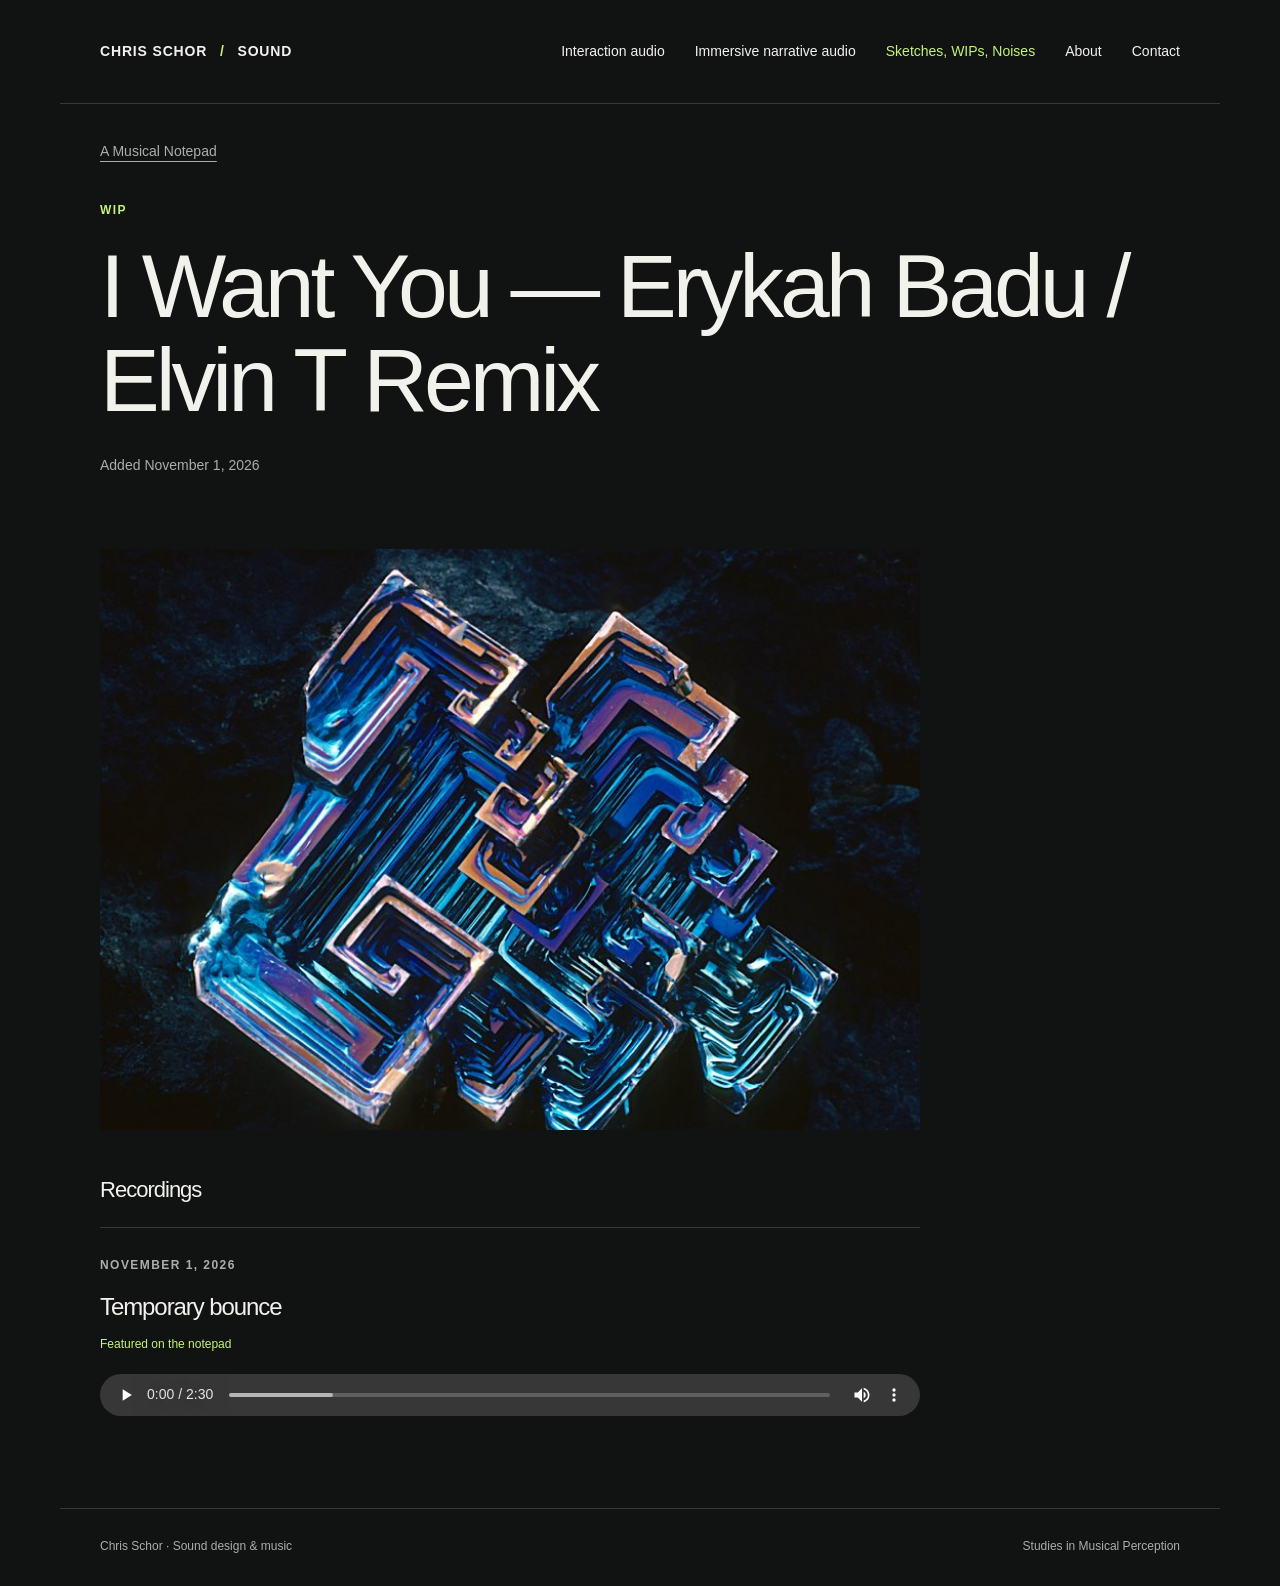
<file: notepad/i-want-you/index.html>
<!doctype html>
<html lang="en"><head><meta charset="utf-8"><meta name="viewport" content="width=device-width, initial-scale=1"><meta name="color-scheme" content="dark">
<title>I Want You — Erykah Badu / Elvin T Remix — Chris Schor</title><meta name="description" content="I Want You — Erykah Badu / Elvin T Remix — A Musical Notepad.">
<link rel="stylesheet" href="../../style.css"><link rel="stylesheet" href="../../notepad/notepad.css"><script src="../../player.js" defer></script>
</head><body><a class="skip" href="#main">Skip to content</a>
<header class="wrap site-header"><a class="wordmark" href="../../" aria-label="Chris Schor home">CHRIS SCHOR<span class="mark" aria-hidden="true"> / </span>SOUND</a>
<nav aria-label="Main navigation"><a href="../../interaction-audio.html">Interaction audio</a><a href="../../experiential-audio.html">Immersive narrative audio</a><a href="../../notepad/" aria-current="page">Sketches, WIPs, Noises</a><a href="../../about.html">About</a><a href="../../#contact">Contact</a></nav></header>
<main id="main" class="wrap notepad"><section class="case-hero"><a class="back" href="../#i-want-you">A Musical Notepad</a><p class="eyebrow accent">WIP</p><h1>I Want You — Erykah Badu / Elvin T Remix</h1><div class="project-meta"><span>Added <time datetime="2026-11-01">November 1, 2026</time></span></div></section><div class="entry-notes"></div><div class="entry-images"><figure><img src="../../notepad/media/i-want-you/i-want-you.jpg" alt="Iridescent stepped crystal in blue, turquoise, violet and gold against a dark textured background." loading="lazy"></figure></div><section class="recordings" aria-labelledby="recordings-title"><h2 id="recordings-title">Recordings</h2><article class="recording" id="v1"><p class="eyebrow"><time datetime="2026-11-01">November 1, 2026</time></p><h3>Temporary bounce</h3><span class="featured-badge">Featured on the notepad</span><audio controls controlslist="nodownload" preload="metadata" aria-label="I Want You — Erykah Badu / Elvin T Remix — Temporary bounce"><source src="../../notepad/media/i-want-you/i-want-you-v1.mp3" type="audio/mpeg">Your browser does not support audio playback.</audio></article></section></main>
<footer class="wrap"><span>Chris Schor · Sound design &amp; music</span><a href="../../">Studies in Musical Perception</a></footer></body></html>
</file>
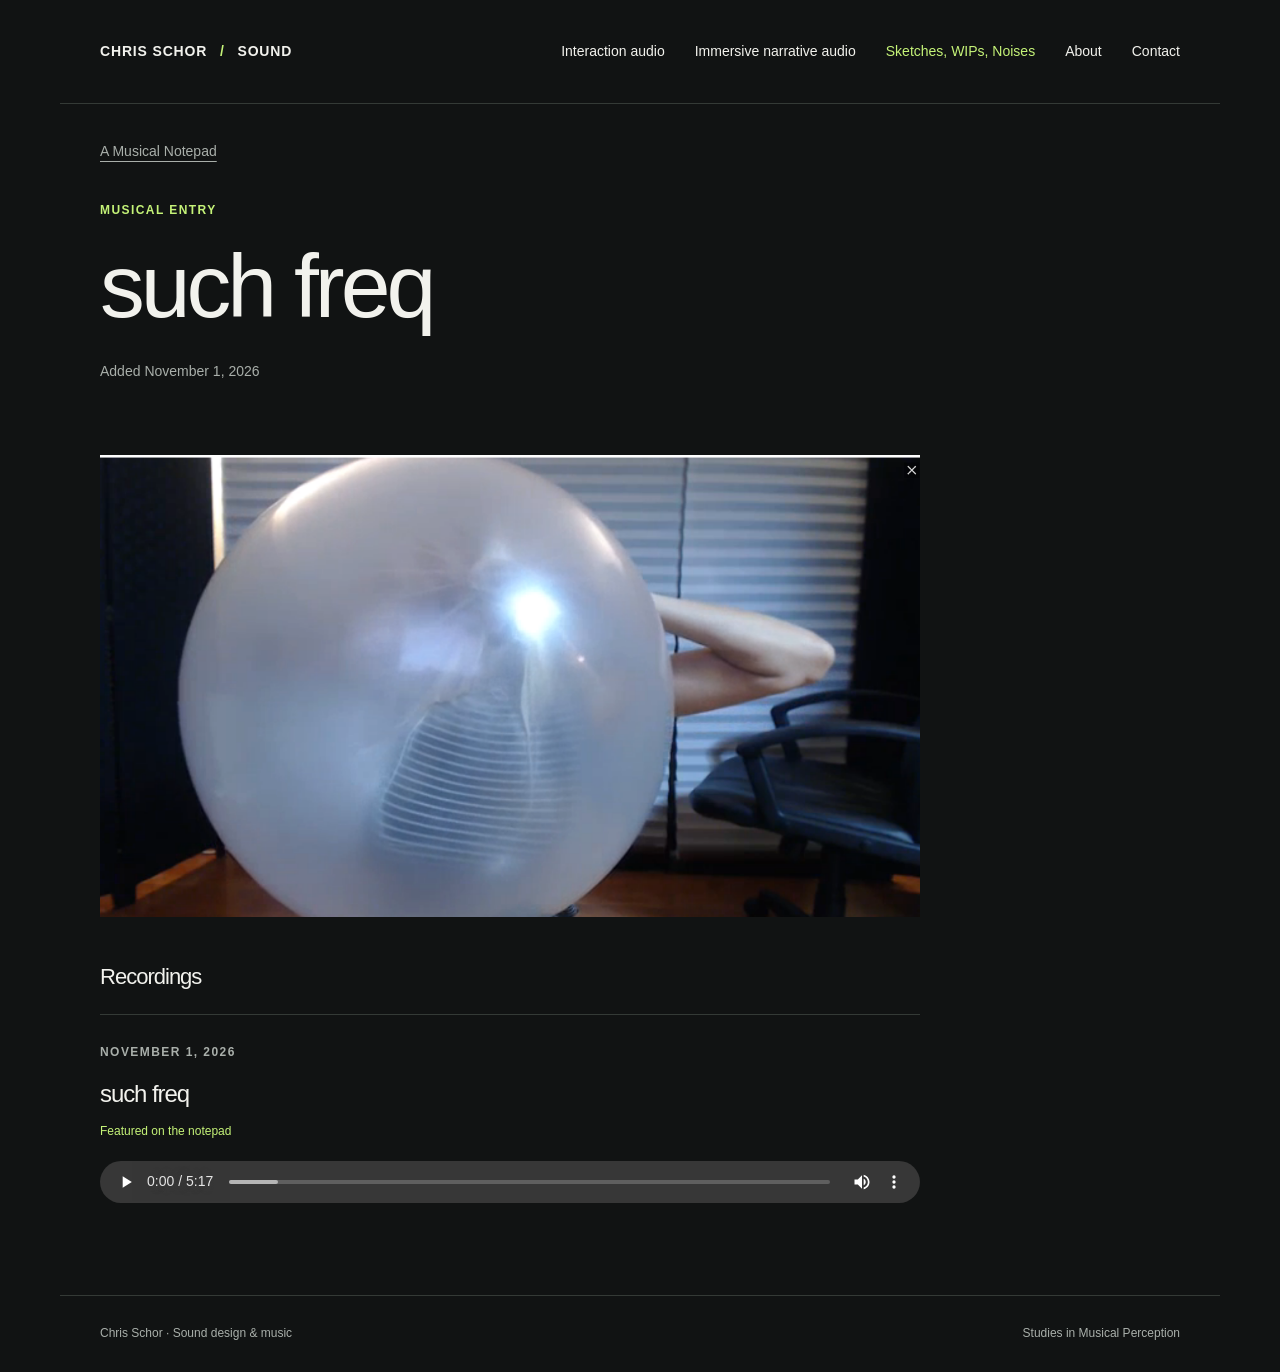
<file: notepad/such-freq/index.html>
<!doctype html>
<html lang="en"><head><meta charset="utf-8"><meta name="viewport" content="width=device-width, initial-scale=1"><meta name="color-scheme" content="dark">
<title>such freq — Chris Schor</title><meta name="description" content="such freq — A Musical Notepad.">
<link rel="stylesheet" href="../../style.css"><link rel="stylesheet" href="../../notepad/notepad.css"><script src="../../player.js" defer></script>
</head><body><a class="skip" href="#main">Skip to content</a>
<header class="wrap site-header"><a class="wordmark" href="../../" aria-label="Chris Schor home">CHRIS SCHOR<span class="mark" aria-hidden="true"> / </span>SOUND</a>
<nav aria-label="Main navigation"><a href="../../interaction-audio.html">Interaction audio</a><a href="../../experiential-audio.html">Immersive narrative audio</a><a href="../../notepad/" aria-current="page">Sketches, WIPs, Noises</a><a href="../../about.html">About</a><a href="../../#contact">Contact</a></nav></header>
<main id="main" class="wrap notepad"><section class="case-hero"><a class="back" href="../#such-freq">A Musical Notepad</a><p class="eyebrow accent">Musical entry</p><h1>such freq</h1><div class="project-meta"><span>Added <time datetime="2026-11-01">November 1, 2026</time></span></div></section><div class="entry-notes"></div><div class="entry-images"><figure><img src="../../notepad/media/such-freq/such-freq.png" alt="A large translucent balloon in front of a person wearing a striped top, with a bright reflection and window blinds behind them." loading="lazy"></figure></div><section class="recordings" aria-labelledby="recordings-title"><h2 id="recordings-title">Recordings</h2><article class="recording" id="v1"><p class="eyebrow"><time datetime="2026-11-01">November 1, 2026</time></p><h3>such freq</h3><span class="featured-badge">Featured on the notepad</span><audio controls controlslist="nodownload" preload="metadata" aria-label="such freq — such freq"><source src="../../notepad/media/such-freq/such freq.mp3" type="audio/mpeg">Your browser does not support audio playback.</audio></article></section></main>
<footer class="wrap"><span>Chris Schor · Sound design &amp; music</span><a href="../../">Studies in Musical Perception</a></footer></body></html>
</file>
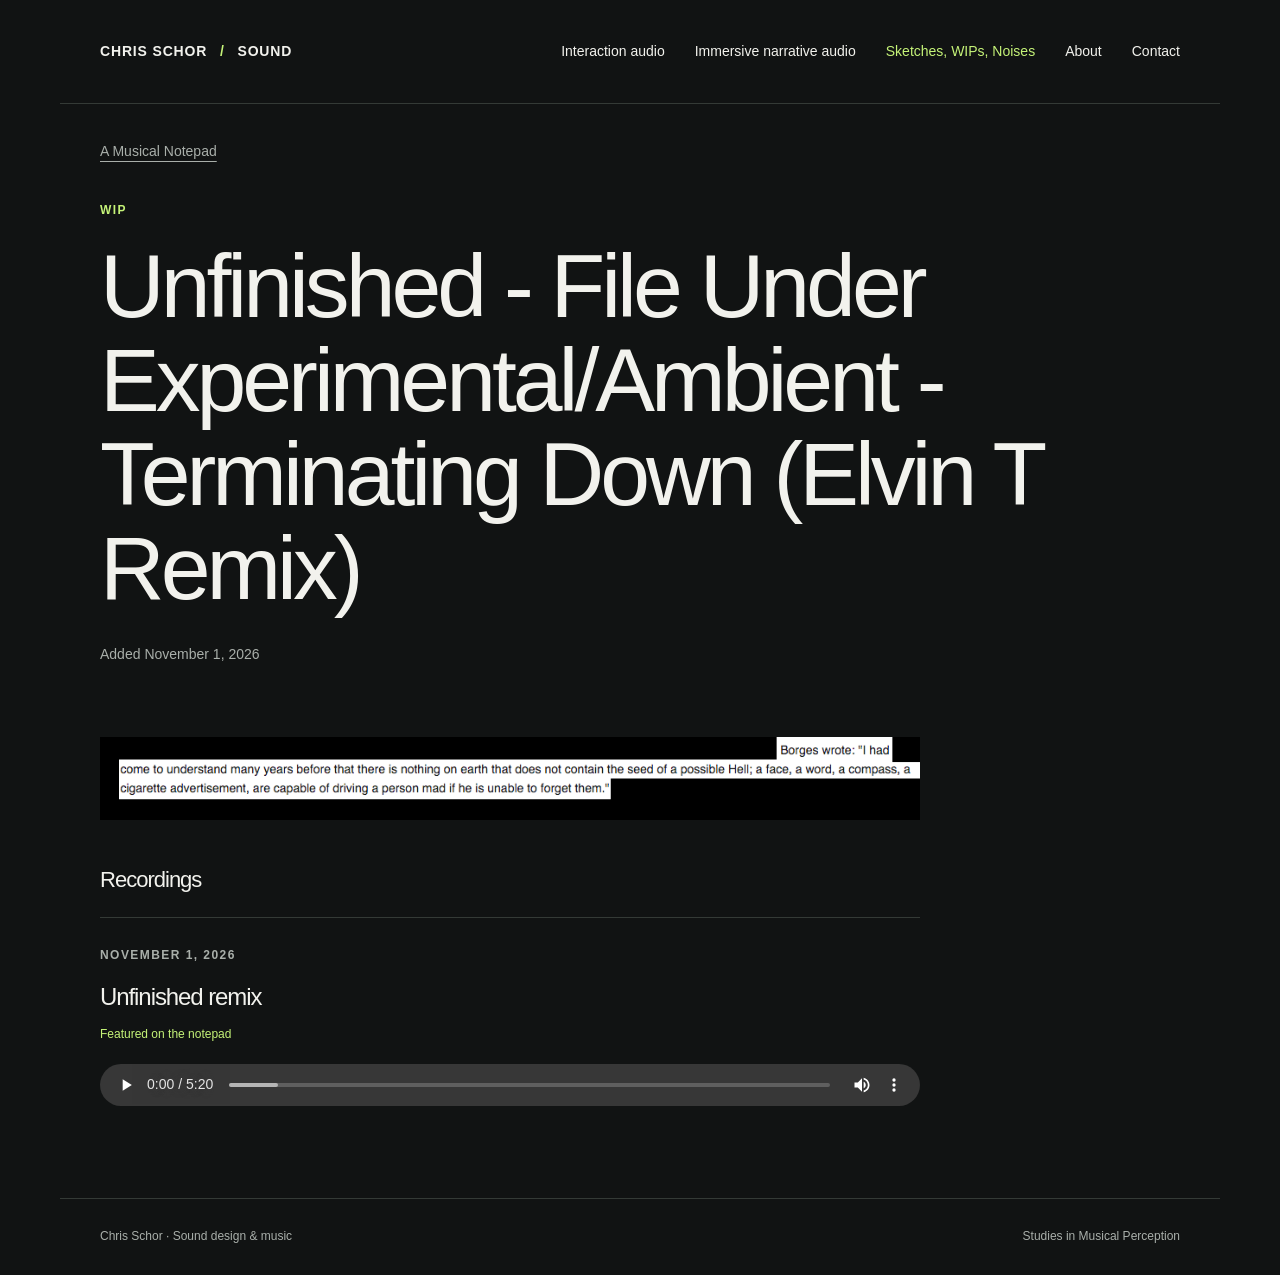
<file: notepad/terminating-down/index.html>
<!doctype html>
<html lang="en"><head><meta charset="utf-8"><meta name="viewport" content="width=device-width, initial-scale=1"><meta name="color-scheme" content="dark">
<title>Unfinished - File Under Experimental/Ambient - Terminating Down (Elvin T Remix) — Chris Schor</title><meta name="description" content="Unfinished - File Under Experimental/Ambient - Terminating Down (Elvin T Remix) — A Musical Notepad.">
<link rel="stylesheet" href="../../style.css"><link rel="stylesheet" href="../../notepad/notepad.css"><script src="../../player.js" defer></script>
</head><body><a class="skip" href="#main">Skip to content</a>
<header class="wrap site-header"><a class="wordmark" href="../../" aria-label="Chris Schor home">CHRIS SCHOR<span class="mark" aria-hidden="true"> / </span>SOUND</a>
<nav aria-label="Main navigation"><a href="../../interaction-audio.html">Interaction audio</a><a href="../../experiential-audio.html">Immersive narrative audio</a><a href="../../notepad/" aria-current="page">Sketches, WIPs, Noises</a><a href="../../about.html">About</a><a href="../../#contact">Contact</a></nav></header>
<main id="main" class="wrap notepad"><section class="case-hero"><a class="back" href="../#terminating-down">A Musical Notepad</a><p class="eyebrow accent">WIP</p><h1>Unfinished - File Under Experimental/Ambient - Terminating Down (Elvin T Remix)</h1><div class="project-meta"><span>Added <time datetime="2026-11-01">November 1, 2026</time></span></div></section><div class="entry-notes"></div><div class="entry-images"><figure class="image-wide"><img src="../../notepad/media/terminating-down/borges-and-the-zahir.png" alt="A screenshot of a quotation attributed to Borges about an object or phrase becoming unforgettable." loading="lazy"></figure></div><section class="recordings" aria-labelledby="recordings-title"><h2 id="recordings-title">Recordings</h2><article class="recording" id="v1"><p class="eyebrow"><time datetime="2026-11-01">November 1, 2026</time></p><h3>Unfinished remix</h3><span class="featured-badge">Featured on the notepad</span><audio controls controlslist="nodownload" preload="metadata" aria-label="Unfinished - File Under Experimental/Ambient - Terminating Down (Elvin T Remix) — Unfinished remix"><source src="../../notepad/media/terminating-down/Unfinished - Terminating Down (Elvin T Remix).mp3" type="audio/mpeg">Your browser does not support audio playback.</audio></article></section></main>
<footer class="wrap"><span>Chris Schor · Sound design &amp; music</span><a href="../../">Studies in Musical Perception</a></footer></body></html>
</file>
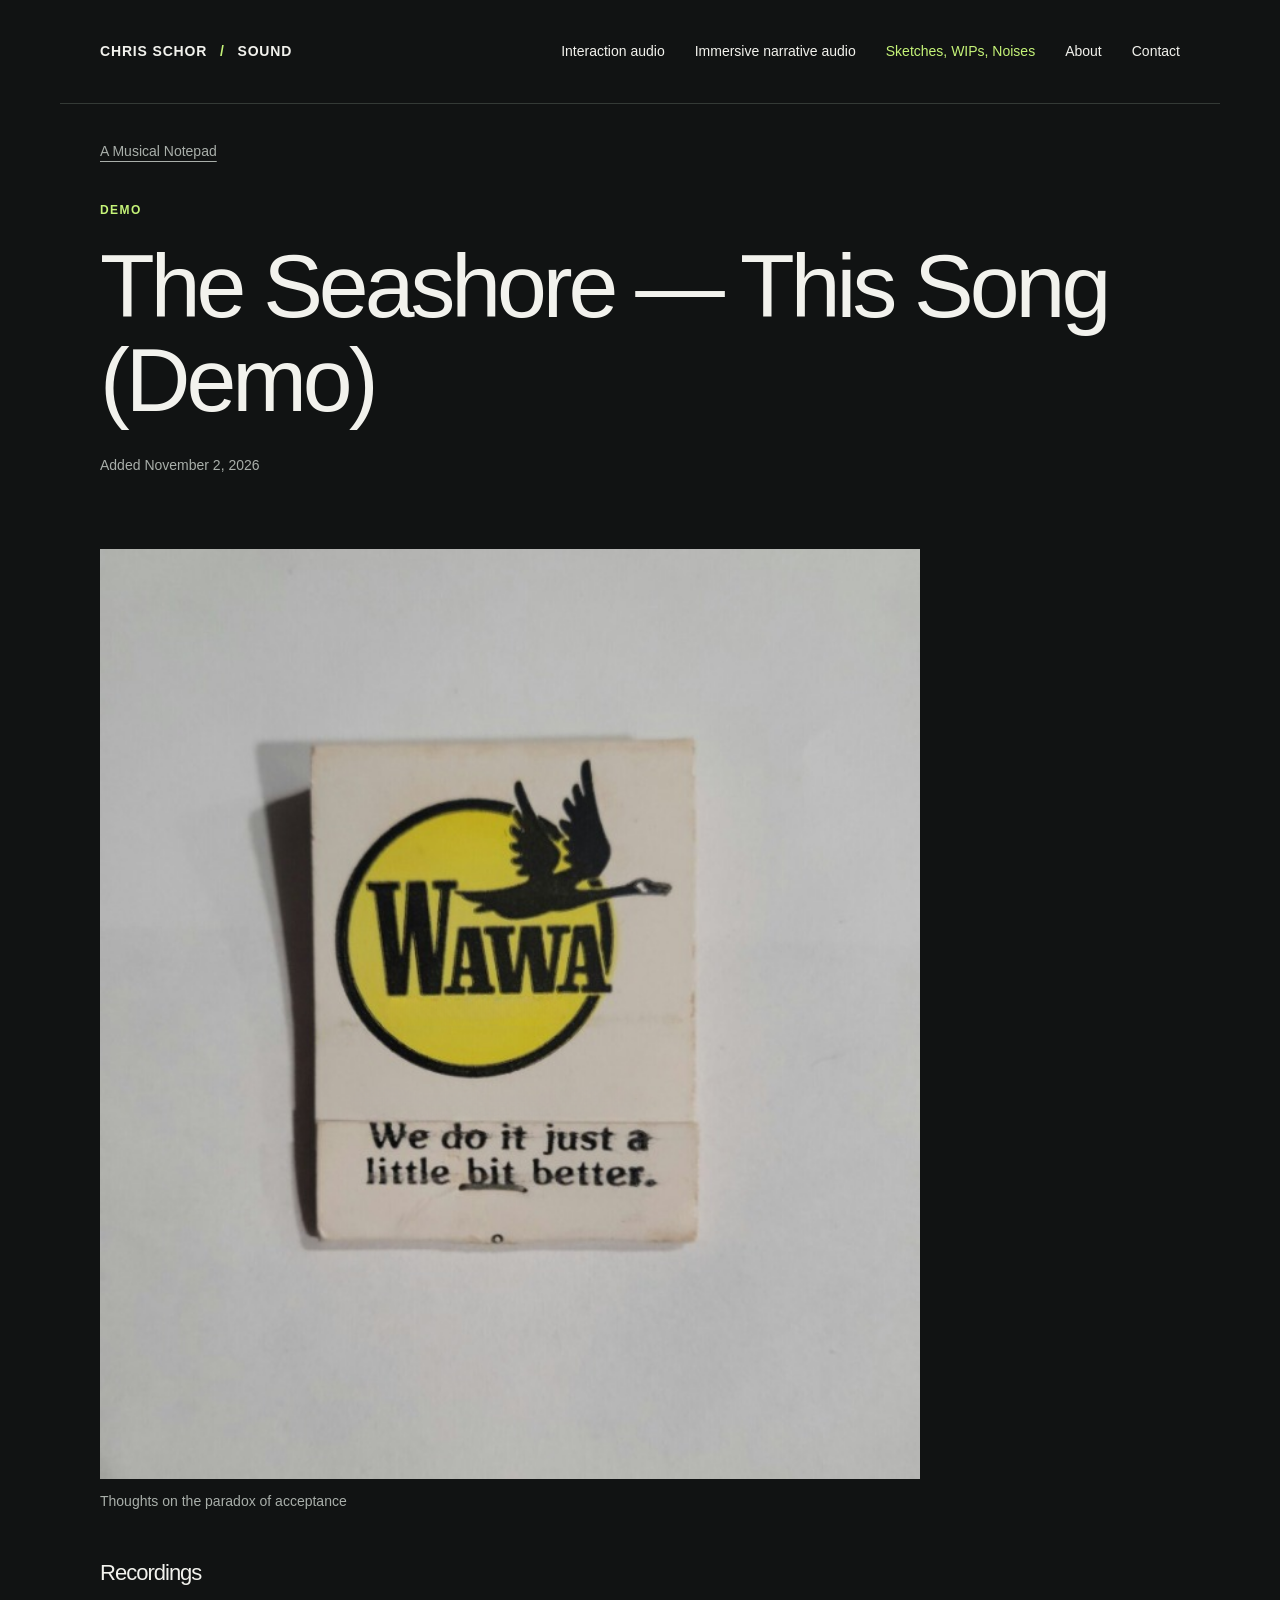
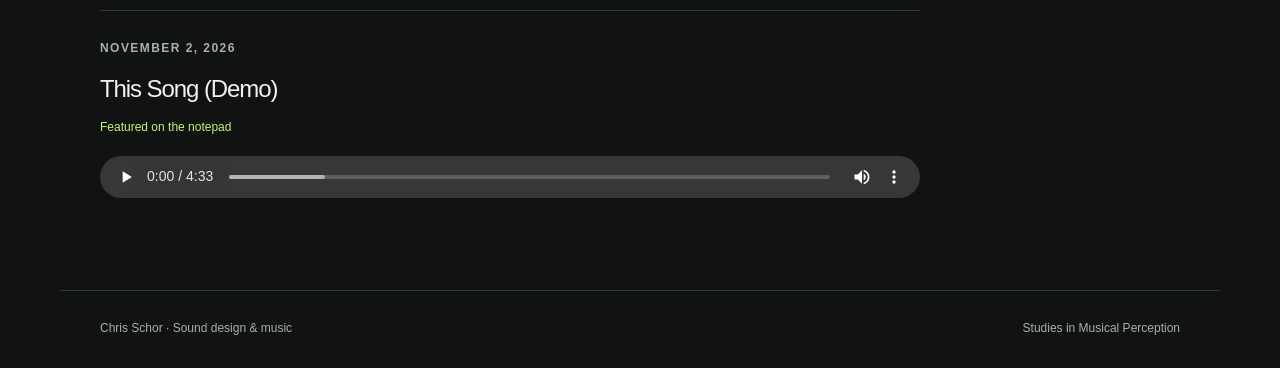
<file: notepad/the-seashore-this-song/index.html>
<!doctype html>
<html lang="en"><head><meta charset="utf-8"><meta name="viewport" content="width=device-width, initial-scale=1"><meta name="color-scheme" content="dark">
<title>The Seashore — This Song (Demo) — Chris Schor</title><meta name="description" content="The Seashore — This Song (Demo) — A Musical Notepad.">
<link rel="stylesheet" href="../../style.css"><link rel="stylesheet" href="../../notepad/notepad.css"><script src="../../player.js" defer></script>
</head><body><a class="skip" href="#main">Skip to content</a>
<header class="wrap site-header"><a class="wordmark" href="../../" aria-label="Chris Schor home">CHRIS SCHOR<span class="mark" aria-hidden="true"> / </span>SOUND</a>
<nav aria-label="Main navigation"><a href="../../interaction-audio.html">Interaction audio</a><a href="../../experiential-audio.html">Immersive narrative audio</a><a href="../../notepad/" aria-current="page">Sketches, WIPs, Noises</a><a href="../../about.html">About</a><a href="../../#contact">Contact</a></nav></header>
<main id="main" class="wrap notepad"><section class="case-hero"><a class="back" href="../#the-seashore-this-song">A Musical Notepad</a><p class="eyebrow accent">Demo</p><h1>The Seashore — This Song (Demo)</h1><div class="project-meta"><span>Added <time datetime="2026-11-02">November 2, 2026</time></span></div></section><div class="entry-notes"></div><div class="entry-images"><figure><img src="../../notepad/media/the-seashore-this-song/wawa-matchbook.jpeg" alt="Vintage Wawa matchbook photographed against a pale surface, with the yellow Wawa logo and the words We do it just a little bit better." loading="lazy"><figcaption>Thoughts on the paradox of acceptance</figcaption></figure></div><section class="recordings" aria-labelledby="recordings-title"><h2 id="recordings-title">Recordings</h2><article class="recording" id="demo"><p class="eyebrow"><time datetime="2026-11-02">November 2, 2026</time></p><h3>This Song (Demo)</h3><span class="featured-badge">Featured on the notepad</span><audio controls controlslist="nodownload" preload="metadata" aria-label="The Seashore — This Song (Demo) — This Song (Demo)"><source src="../../notepad/media/the-seashore-this-song/this-song.mp3" type="audio/mpeg">Your browser does not support audio playback.</audio></article></section></main>
<footer class="wrap"><span>Chris Schor · Sound design &amp; music</span><a href="../../">Studies in Musical Perception</a></footer></body></html>
</file>
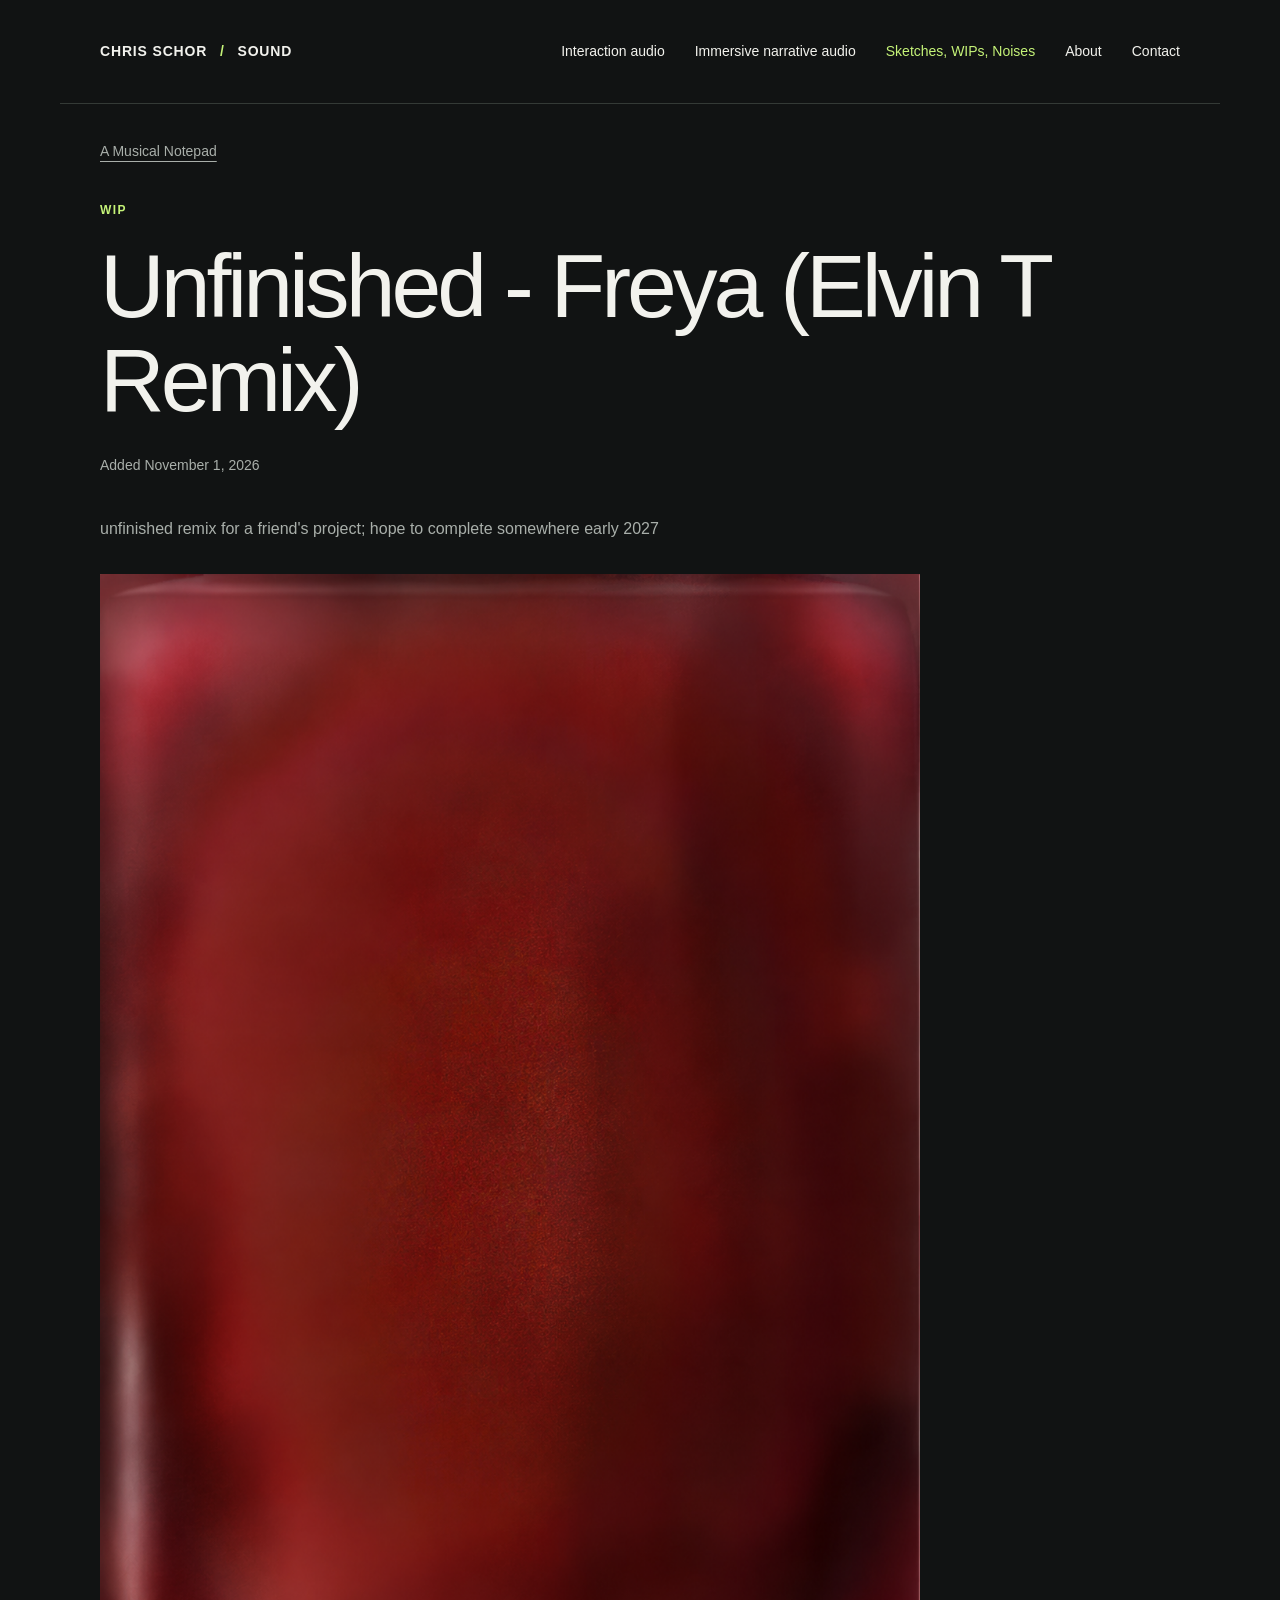
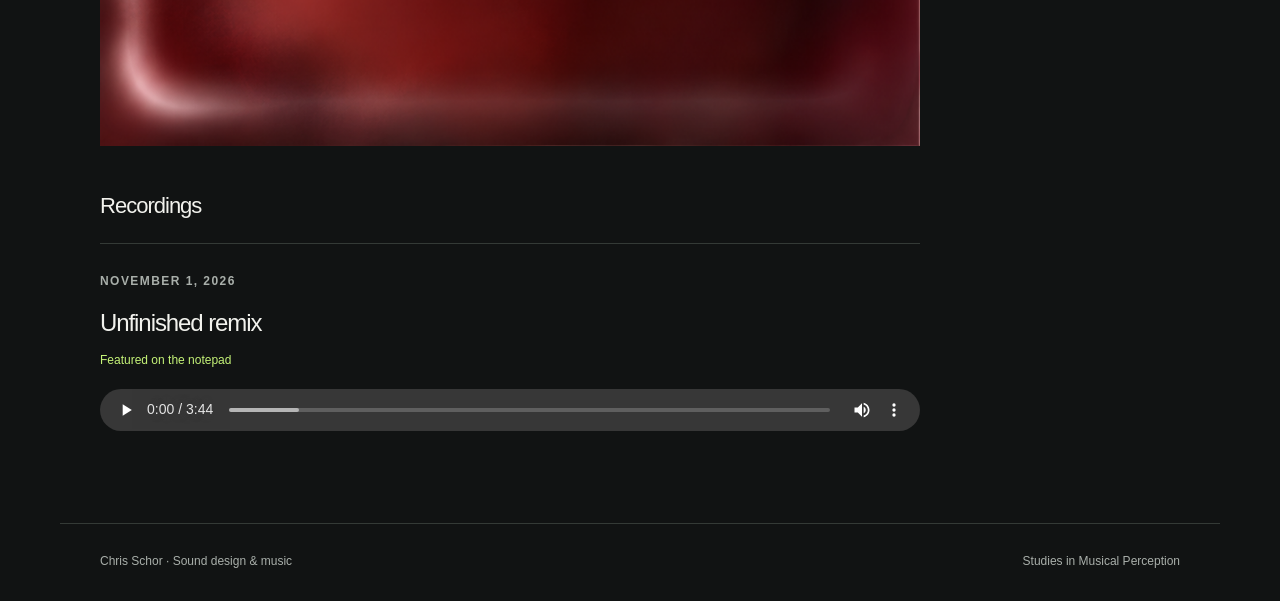
<file: notepad/unfinished-freya/index.html>
<!doctype html>
<html lang="en"><head><meta charset="utf-8"><meta name="viewport" content="width=device-width, initial-scale=1"><meta name="color-scheme" content="dark">
<title>Unfinished - Freya (Elvin T Remix) — Chris Schor</title><meta name="description" content="Unfinished - Freya (Elvin T Remix) — A Musical Notepad.">
<link rel="stylesheet" href="../../style.css"><link rel="stylesheet" href="../../notepad/notepad.css"><script src="../../player.js" defer></script>
</head><body><a class="skip" href="#main">Skip to content</a>
<header class="wrap site-header"><a class="wordmark" href="../../" aria-label="Chris Schor home">CHRIS SCHOR<span class="mark" aria-hidden="true"> / </span>SOUND</a>
<nav aria-label="Main navigation"><a href="../../interaction-audio.html">Interaction audio</a><a href="../../experiential-audio.html">Immersive narrative audio</a><a href="../../notepad/" aria-current="page">Sketches, WIPs, Noises</a><a href="../../about.html">About</a><a href="../../#contact">Contact</a></nav></header>
<main id="main" class="wrap notepad"><section class="case-hero"><a class="back" href="../#unfinished-freya">A Musical Notepad</a><p class="eyebrow accent">WIP</p><h1>Unfinished - Freya (Elvin T Remix)</h1><div class="project-meta"><span>Added <time datetime="2026-11-01">November 1, 2026</time></span></div></section><div class="entry-notes"><p>unfinished remix for a friend&#x27;s project; hope to complete somewhere early 2027</p></div><div class="entry-images"><figure><img src="../../notepad/media/unfinished-freya/unfinished-freya-clean-v2.png" alt="Soft-focus abstract red and burgundy artwork with dark edges and a pale curved highlight near the lower left." loading="lazy"></figure></div><section class="recordings" aria-labelledby="recordings-title"><h2 id="recordings-title">Recordings</h2><article class="recording" id="v1"><p class="eyebrow"><time datetime="2026-11-01">November 1, 2026</time></p><h3>Unfinished remix</h3><span class="featured-badge">Featured on the notepad</span><audio controls controlslist="nodownload" preload="metadata" aria-label="Unfinished - Freya (Elvin T Remix) — Unfinished remix"><source src="../../notepad/media/unfinished-freya/unfinished-freya-elvin-t-remix.mp3" type="audio/mpeg">Your browser does not support audio playback.</audio></article></section></main>
<footer class="wrap"><span>Chris Schor · Sound design &amp; music</span><a href="../../">Studies in Musical Perception</a></footer></body></html>
</file>
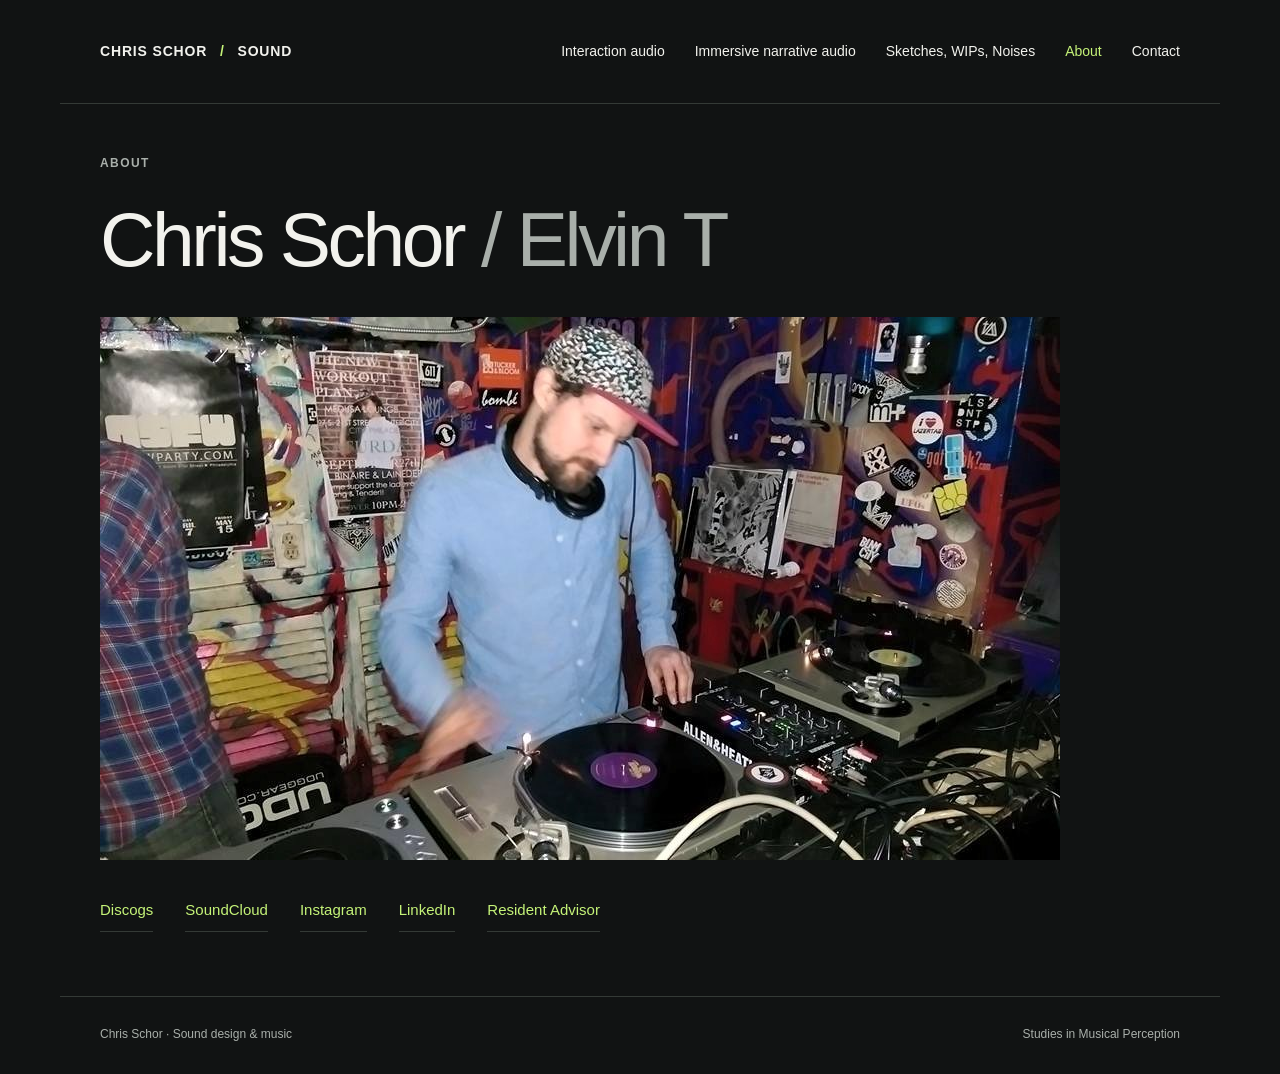
<file: about.html>
<!doctype html>
<html lang="en"><head><meta charset="utf-8"><meta name="viewport" content="width=device-width, initial-scale=1"><meta name="color-scheme" content="dark">
<title>About — Chris Schor / Elvin T</title><meta name="description" content="Chris Schor / Elvin T — Discogs, SoundCloud, Instagram, LinkedIn and Resident Advisor.">
<link rel="icon" type="image/svg+xml" href="data:image/svg+xml,%3Csvg xmlns='http://www.w3.org/2000/svg' viewBox='0 0 32 32'%3E%3Crect width='32' height='32' rx='6' fill='%23111313'/%3E%3Cpath d='M8 13v6m8-13v20m8-16v12' stroke='%23c5f378' stroke-width='3'/%3E%3C/svg%3E"><link rel="stylesheet" href="style.css"><link rel="stylesheet" href="about.css"></head>
<body><a class="skip" href="#main">Skip to content</a><header class="wrap site-header"><a class="wordmark" href="./" aria-label="Chris Schor home">CHRIS SCHOR<span class="mark" aria-hidden="true"> / </span>SOUND</a><nav aria-label="Main navigation"><a href="interaction-audio.html" >Interaction audio</a><a href="experiential-audio.html">Immersive narrative audio</a><a href="notepad/">Sketches, WIPs, Noises</a><a href="about.html" aria-current="page">About</a><a href="./#contact">Contact</a></nav></header>
<main id="main" class="wrap about-page">
<section class="about-heading"><p class="eyebrow">About</p><h1>Chris Schor <span class="muted">/ Elvin T</span></h1></section>
<img class="about-photo" src="images/chris-schor-dj.jpg" width="960" height="543" alt="Chris Schor DJing with vinyl turntables in a poster-covered booth.">
<nav class="profile-links" aria-label="Profile links">
<a href="https://www.discogs.com/artist/7391567-Elvin-T">Discogs</a>
<a href="https://www.soundcloud.com/the_elvin_t">SoundCloud</a>
<a href="https://www.instagram.com/the_elvin_t">Instagram</a>
<a href="https://www.linkedin.com/in/christopherschor/">LinkedIn</a>
<a href="https://ra.co/dj/elvint">Resident Advisor</a>
</nav></main>
<footer class="wrap"><span>Chris Schor · Sound design &amp; music</span><a href="./">Studies in Musical Perception</a></footer>
</body></html>
</file>
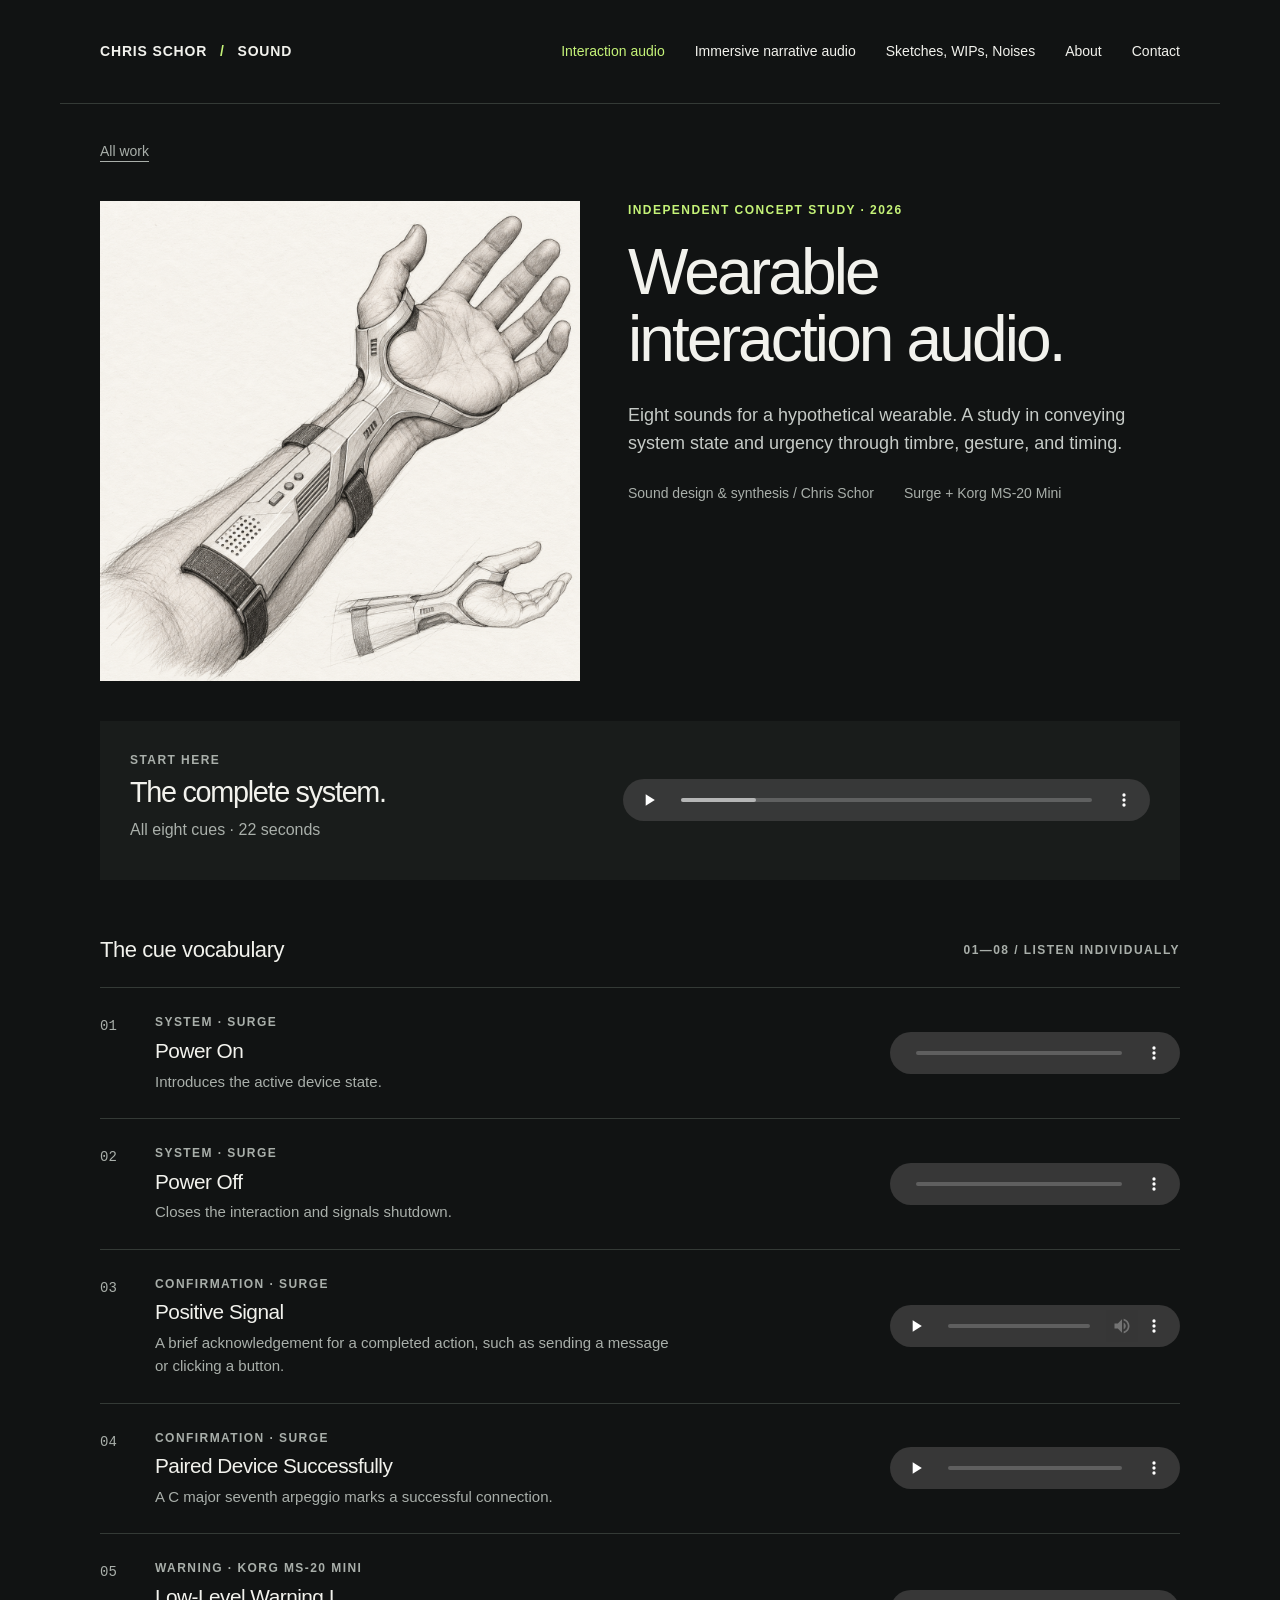
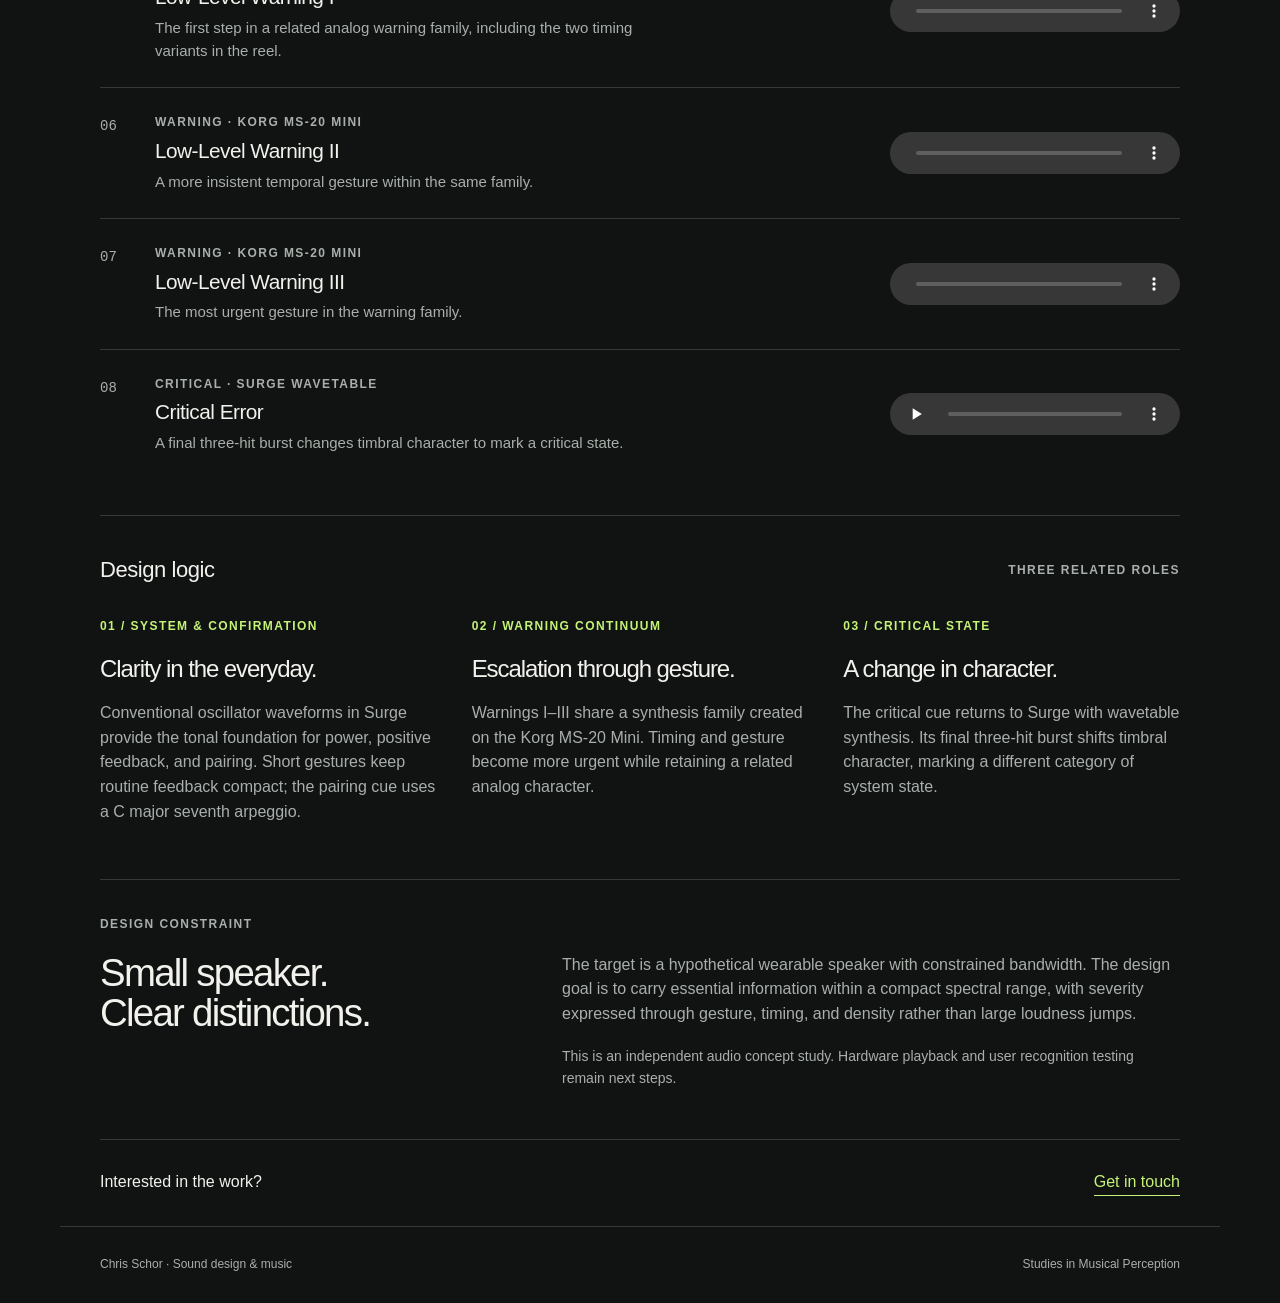
<file: interaction-audio.html>
<!doctype html><html lang="en"><head><meta charset="utf-8"><meta name="viewport" content="width=device-width, initial-scale=1"><meta name="color-scheme" content="dark"><title>Wearable Interaction Audio — Chris Schor</title><meta name="description" content="Eight cues for a hypothetical wearable: a sound-design concept study using Surge and Korg MS-20 Mini synthesis."><link rel="icon" type="image/svg+xml" href="data:image/svg+xml,%3Csvg xmlns='http://www.w3.org/2000/svg' viewBox='0 0 32 32'%3E%3Crect width='32' height='32' rx='6' fill='%23111313'/%3E%3Cpath d='M8 13v6m8-13v20m8-16v12' stroke='%23c5f378' stroke-width='3'/%3E%3C/svg%3E"><link rel="stylesheet" href="./style.css"><script src="./player.js" defer></script><style>.wearable-cover-grid{display:grid;grid-template-columns:1fr 1.15fr;gap:48px;align-items:start}.wearable-cover-grid img{display:block;width:100%;height:auto}.wearable-cover-grid h1{font-size:clamp(2.6rem,5vw,4.5rem)}@media(max-width:760px){.wearable-cover-grid{grid-template-columns:1fr;gap:28px}}</style></head><body><a class="skip" href="#main">Skip to content</a><header class="wrap site-header"><a class="wordmark" href="./" aria-label="Chris Schor home">CHRIS SCHOR<span class="mark" aria-hidden="true"> / </span>SOUND</a><nav aria-label="Main navigation"><a href="interaction-audio.html" aria-current="page">Interaction audio</a><a href="experiential-audio.html">Immersive narrative audio</a><a href="notepad/">Sketches, WIPs, Noises</a><a href="about.html">About</a><a href="./#contact">Contact</a></nav></header><main id="main" class="wrap"><section class="case-hero"><a class="back" href="./">All work</a><div class="wearable-cover-grid"><div><img src="wearable-controller-cover.png" width="1254" height="1254" loading="lazy" alt="Pencil concept sketch of a controller along the inner forearm, with straps and a palm loop between thumb and index finger."></div><div><p class="eyebrow accent">Independent concept study · 2026</p><h1>Wearable<br>interaction audio.</h1><p class="intro">Eight sounds for a hypothetical wearable. A study in conveying system state and urgency through timbre, gesture, and timing.</p><div class="project-meta"><span>Sound design &amp; synthesis / Chris Schor</span><span>Surge + Korg MS-20 Mini</span></div></div></div></section><section class="reel" aria-labelledby="reel-title"><div><p class="eyebrow">Start here</p><h2 id="reel-title">The complete system.</h2><p>All eight cues · 22 seconds</p></div><div><audio controls controlslist="nodownload" preload="metadata" aria-label="Play the complete eight-cue demo reel"><source src="DemoReel_HapticFeedbackSounds.wav" type="audio/wav"></audio></div></section><section class="cues" aria-labelledby="cues-title"><div class="section-heading"><h2 id="cues-title">The cue vocabulary</h2><span class="eyebrow">01—08 / Listen individually</span></div><article class="cue"><span class="cue-number">01</span><div class="cue-copy"><p class="eyebrow">System · Surge</p><h3>Power On</h3><p>Introduces the active device state.</p></div><div class="cue-player"><audio controls controlslist="nodownload" preload="none" aria-label="Play Power On"><source src="power-on.wav" type="audio/wav"></audio></div></article><article class="cue"><span class="cue-number">02</span><div class="cue-copy"><p class="eyebrow">System · Surge</p><h3>Power Off</h3><p>Closes the interaction and signals shutdown.</p></div><div class="cue-player"><audio controls controlslist="nodownload" preload="none" aria-label="Play Power Off"><source src="power-off.wav" type="audio/wav"></audio></div></article><article class="cue"><span class="cue-number">03</span><div class="cue-copy"><p class="eyebrow">Confirmation · Surge</p><h3>Positive Signal</h3><p>A brief acknowledgement for a completed action, such as sending a message or clicking a button.</p></div><div class="cue-player"><audio controls controlslist="nodownload" preload="none" aria-label="Play Positive Signal"><source src="positive-signal.wav" type="audio/wav"></audio></div></article><article class="cue"><span class="cue-number">04</span><div class="cue-copy"><p class="eyebrow">Confirmation · Surge</p><h3>Paired Device Successfully</h3><p>A C major seventh arpeggio marks a successful connection.</p></div><div class="cue-player"><audio controls controlslist="nodownload" preload="none" aria-label="Play Paired Device Successfully"><source src="paired-device.wav" type="audio/wav"></audio></div></article><article class="cue"><span class="cue-number">05</span><div class="cue-copy"><p class="eyebrow">Warning · Korg MS-20 Mini</p><h3>Low-Level Warning I</h3><p>The first step in a related analog warning family, including the two timing variants in the reel.</p></div><div class="cue-player"><audio controls controlslist="nodownload" preload="none" aria-label="Play Low-Level Warning I"><source src="warning-1.wav" type="audio/wav"></audio></div></article><article class="cue"><span class="cue-number">06</span><div class="cue-copy"><p class="eyebrow">Warning · Korg MS-20 Mini</p><h3>Low-Level Warning II</h3><p>A more insistent temporal gesture within the same family.</p></div><div class="cue-player"><audio controls controlslist="nodownload" preload="none" aria-label="Play Low-Level Warning II"><source src="warning-2.wav" type="audio/wav"></audio></div></article><article class="cue"><span class="cue-number">07</span><div class="cue-copy"><p class="eyebrow">Warning · Korg MS-20 Mini</p><h3>Low-Level Warning III</h3><p>The most urgent gesture in the warning family.</p></div><div class="cue-player"><audio controls controlslist="nodownload" preload="none" aria-label="Play Low-Level Warning III"><source src="warning-3.wav" type="audio/wav"></audio></div></article><article class="cue"><span class="cue-number">08</span><div class="cue-copy"><p class="eyebrow">Critical · Surge wavetable</p><h3>Critical Error</h3><p>A final three-hit burst changes timbral character to mark a critical state.</p></div><div class="cue-player"><audio controls controlslist="nodownload" preload="none" aria-label="Play Critical Error"><source src="critical-error.wav" type="audio/wav"></audio></div></article></section><section class="design" aria-labelledby="design-title"><div class="section-heading"><h2 id="design-title">Design logic</h2><span class="eyebrow">Three related roles</span></div><div class="design-grid"><article><p class="eyebrow accent">01 / System &amp; confirmation</p><h3>Clarity in the everyday.</h3><p>Conventional oscillator waveforms in Surge provide the tonal foundation for power, positive feedback, and pairing. Short gestures keep routine feedback compact; the pairing cue uses a C major seventh arpeggio.</p></article><article><p class="eyebrow accent">02 / Warning continuum</p><h3>Escalation through gesture.</h3><p>Warnings I–III share a synthesis family created on the Korg MS-20 Mini. Timing and gesture become more urgent while retaining a related analog character.</p></article><article><p class="eyebrow accent">03 / Critical state</p><h3>A change in character.</h3><p>The critical cue returns to Surge with wavetable synthesis. Its final three-hit burst shifts timbral character, marking a different category of system state.</p></article></div><div class="constraint"><p class="eyebrow">Design constraint</p><h3>Small speaker.<br>Clear distinctions.</h3><div><p>The target is a hypothetical wearable speaker with constrained bandwidth. The design goal is to carry essential information within a compact spectral range, with severity expressed through gesture, timing, and density rather than large loudness jumps.</p><p class="note">This is an independent audio concept study. Hardware playback and user recognition testing remain next steps.</p></div></div></section><div class="case-contact"><p>Interested in the work?</p><a href="mailto:christopher.schor@gmail.com">Get in touch</a></div></main><footer class="wrap"><span>Chris Schor · Sound design &amp; music</span><a href="./">Studies in Musical Perception</a></footer></body></html>
</file>
<file: style.css>
@charset "UTF-8";
:root{color-scheme:dark;--bg:#111313;--panel:#191c1b;--ink:#f2f2ed;--muted:#a9afaa;--line:#343a36;--accent:#c5f378;font-family:Arial,Helvetica,sans-serif;font-size:16px}*{box-sizing:border-box}html{scroll-behavior:smooth;scroll-padding-top:25px}body{margin:0;background:var(--bg);color:var(--ink);line-height:1.55}a{color:inherit;text-decoration:none}a:hover{color:var(--accent)}a:focus-visible,audio:focus-visible{outline:2px solid var(--accent);outline-offset:6px}p{margin:0 0 1.2rem}.wrap{max-width:1160px;margin:auto;padding-left:40px;padding-right:40px}.site-header{min-height:104px;display:flex;align-items:center;justify-content:space-between;gap:24px;border-bottom:1px solid var(--line)}.wordmark{font-size:.875rem;font-weight:700;letter-spacing:.06em}.mark{color:var(--accent);padding:0 8px}nav{display:flex;gap:30px;font-size:.875rem}nav [aria-current]{color:var(--accent)}.eyebrow{text-transform:uppercase;letter-spacing:.12em;font-size:.75rem;font-weight:600;color:var(--muted)}.accent{color:var(--accent)}h1,h2,h3{font-weight:500;line-height:1.05;margin:0;letter-spacing:-.045em}h1{font-size:clamp(3.5rem,7.6vw,6.4rem)}h2{font-size:2rem}h3{font-size:1.5rem}.muted{color:var(--muted)}.hero{padding:74px 0 64px}.hero>.eyebrow{margin-bottom:30px}.hero-bottom{display:flex;gap:50px;align-items:end;justify-content:space-between;margin-top:36px}.intro{max-width:660px;font-size:1.125rem;color:#c6cbc7;margin-bottom:0}.hero-bottom .intro{max-width:570px}.button{border:1px solid var(--accent);padding:14px 20px;white-space:nowrap;font-size:.875rem;color:var(--accent)}.button:hover{background:var(--accent);color:var(--bg)}.section-heading{display:flex;justify-content:space-between;align-items:center;gap:20px;margin-bottom:26px}.section-heading h2{font-size:1.375rem;letter-spacing:-.02em}.selected{padding:28px 0 0}.project{display:grid;grid-template-columns:1.4fr 1fr;gap:40px;border-top:1px solid var(--line);border-bottom:1px solid var(--line);padding:40px 0 44px}.project h3{font-size:clamp(2.5rem,4vw,3.7rem);margin:20px 0}.project p:not(.eyebrow){max-width:470px;color:var(--muted)}.text-link{display:inline-block;margin-top:10px;color:var(--accent);font-size:.875rem;text-decoration:underline;text-underline-offset:5px}.project-index{display:flex;flex-direction:column;justify-content:center;padding-left:28px;font-family:ui-monospace,monospace;font-size:.875rem;color:var(--muted)}.project-index span{border-bottom:1px solid var(--line);padding:18px 0;display:flex;justify-content:space-between;gap:24px}.project-index b{font-weight:400;color:var(--ink)}.about{display:grid;grid-template-columns:1fr 1.2fr;gap:70px;padding:64px 0}.about h2{font-size:2.5rem}.about>div>p:not(.eyebrow){color:var(--muted)}.contact-links{display:flex;flex-wrap:wrap;gap:28px;color:var(--accent);margin-top:25px;font-size:.875rem}.contact-links a,.case-contact a{border-bottom:1px solid}footer{border-top:1px solid var(--line);padding-top:28px!important;padding-bottom:30px!important;display:flex;justify-content:space-between;gap:20px;color:var(--muted);font-size:.75rem}.case-hero{padding:35px 0 40px}.back{display:inline-block;color:var(--muted);font-size:.875rem;margin-bottom:38px;text-decoration:underline;text-underline-offset:5px}.case-hero h1{font-size:clamp(3.25rem,7vw,5.8rem);margin:20px 0 28px}.project-meta{display:flex;gap:30px;flex-wrap:wrap;margin-top:26px;color:var(--muted);font-size:.875rem}.reel{padding:30px;background:var(--panel);display:grid;grid-template-columns:1fr 1.15fr;gap:35px;align-items:center}.reel h2{font-size:1.8rem;margin:0 0 10px}.reel p{margin-bottom:8px;color:var(--muted)}audio{display:block;width:100%;height:42px;max-width:100%;border-radius:4px}.download{font-size:.875rem;display:block;margin-top:14px;color:var(--accent)}.download span{display:block;color:var(--muted);font-size:.75rem;margin-top:4px}.cues{padding-top:58px}.cue{display:grid;grid-template-columns:35px 1fr 290px;gap:20px;border-top:1px solid var(--line);padding:25px 0;align-items:center}.cue-number{align-self:start;margin-top:3px;color:var(--muted);font-family:ui-monospace,monospace;font-size:.875rem}.cue h3{font-size:1.3rem;margin-bottom:8px;letter-spacing:-.025em}.cue .eyebrow{margin-bottom:8px}.cue-copy>p:last-child{color:var(--muted);font-size:.9375rem;margin:0;max-width:530px}.design{margin-top:36px;padding-top:42px;border-top:1px solid var(--line)}.design-grid{display:grid;grid-template-columns:repeat(3,1fr);gap:35px;margin-top:36px}.design-grid h3{font-size:1.5rem;margin-bottom:18px;line-height:1.15}.design-grid p:not(.eyebrow),.constraint p:not(.eyebrow){color:var(--muted)}.constraint{display:grid;grid-template-columns:1fr 1.5fr;gap:0 50px;border-top:1px solid var(--line);margin-top:35px;padding-top:35px}.constraint>.eyebrow{grid-column:1/-1}.constraint h3{font-size:2.4rem}.note{font-size:.875rem}.case-contact{display:flex;justify-content:space-between;align-items:center;border-top:1px solid var(--line);padding:30px 0;margin-top:30px}.case-contact p{margin:0}.case-contact a{color:var(--accent)}.skip{position:fixed;top:-100px;left:20px;padding:12px;background:var(--accent);color:var(--bg);z-index:5}.skip:focus{top:12px}@media(max-width:760px){.wrap{padding-left:22px;padding-right:22px}.site-header{min-height:90px;flex-wrap:wrap;padding-top:20px;padding-bottom:20px;gap:14px}nav{gap:24px}.hero{padding:48px 0 38px}.hero-bottom{display:block;margin-top:26px}.button{display:inline-block;margin-top:26px;white-space:normal}.project{grid-template-columns:1fr;gap:16px;padding:30px 0}.project-index{padding:0}.about{grid-template-columns:1fr;gap:24px;padding:44px 0}.section-heading{align-items:start;flex-direction:column;gap:9px}.reel{grid-template-columns:1fr;padding:22px;gap:18px}.cue{grid-template-columns:24px 1fr;gap:14px}.cue-player{grid-column:2;width:100%}.design-grid{grid-template-columns:1fr;gap:22px}.constraint{grid-template-columns:1fr;gap:20px}.constraint>.eyebrow{margin:0}.case-hero{padding-top:25px}.back{margin-bottom:30px}.case-hero h1{font-size:clamp(2.6rem,11vw,4.5rem)}footer{flex-direction:column;gap:8px}.project-meta{gap:8px}.cues{padding-top:40px}}@media(prefers-reduced-motion:reduce){html{scroll-behavior:auto}}

/* Keep the project navigation comfortable on narrow screens. */
nav{flex-wrap:wrap;row-gap:10px}.project+.project{border-top:0}

/* Give the expanded navigation room at tablet widths. */
@media(min-width:761px) and (max-width:1050px){.site-header{flex-wrap:wrap;padding-top:24px;padding-bottom:24px;gap:16px}}
</file>
<file: portfolio.css>
.tag-cloud{display:flex;flex-wrap:wrap;align-items:baseline;gap:12px 22px;line-height:1.25;margin:12px 0 18px;padding:8px 0;font-family:inherit}
.tag-cloud a{color:var(--muted);padding:5px 0;border-bottom:2px solid transparent;letter-spacing:-.025em}
.tag-cloud a:hover,.tag-cloud a[aria-current]{color:var(--accent);border-bottom-color:var(--accent)}
.tag-cloud .tag-large{font-size:1.65rem}.tag-cloud .tag-medium{font-size:1.3rem}.tag-cloud .tag-small,.tag-cloud [data-tag="all"]{font-size:1rem}
.collection-status{font-size:.8rem;color:var(--muted);margin:0 0 30px}.selected .project[hidden]{display:none}
@media(max-width:760px){.tag-cloud{gap:8px 17px}.tag-cloud .tag-large{font-size:1.4rem}.tag-cloud .tag-medium{font-size:1.15rem}}
</file>
<file: notepad/notepad.css>
.notepad{padding-bottom:64px}.notepad-intro{margin-top:30px;max-width:680px}.notepad-entry{display:grid;grid-template-columns:minmax(0,1fr) minmax(0,.65fr);gap:48px;align-items:start;border-top:1px solid var(--line);padding:40px 0}.notepad-entry:not(:has(figure)){grid-template-columns:minmax(0,760px)}.notepad-entry h2{font-size:clamp(2rem,4vw,3.4rem);margin-bottom:24px}.entry-copy>p:not(.eyebrow),.entry-notes,.recording>p:not(.eyebrow){color:var(--muted)}.recording-label{font-size:.875rem;margin:28px 0 12px}.notepad figure{margin:0}.notepad img{display:block;max-width:100%;width:100%;height:auto}.notepad figcaption{color:var(--muted);font-size:.875rem;margin-top:12px;white-space:pre-line}.entry-notes{max-width:760px;white-space:normal}.entry-images{display:grid;gap:32px;max-width:820px;margin:32px 0 48px}.entry-images:empty,.entry-notes:empty{display:none}.recordings{max-width:820px;margin-top:42px}.recordings>h2{font-size:1.375rem;margin-bottom:26px}.recording{border-top:1px solid var(--line);padding:28px 0}.recording h3{margin-bottom:16px}.featured-badge{display:block;color:var(--accent);font-size:.75rem;margin-bottom:16px}.recording audio{margin-top:20px}.empty-notepad{border-top:1px solid var(--line);padding:32px 0;color:var(--muted)}audio::-webkit-media-controls-download-button{display:none}.notepad .hero h1{max-width:900px;overflow-wrap:break-word}@media(max-width:760px){.notepad-entry{grid-template-columns:1fr;gap:28px;padding:30px 0}.notepad-entry figure{max-width:480px}.notepad .hero h1{font-size:clamp(3rem,12vw,5rem)}.notepad{padding-bottom:40px}.entry-images{margin:24px 0 32px}}

/* Keep text-based artwork legible across the feed. */
.notepad-entry:has(.image-wide){grid-template-columns:minmax(0,1fr)}.notepad .image-wide{width:100%;max-width:950px}
</file>
<file: about.css>
.about-page{padding-bottom:64px}.about-heading{padding:50px 0 36px}.about-heading .eyebrow{margin-bottom:24px}.about-heading h1{font-size:clamp(2.8rem,6vw,5rem);line-height:1.1}.about-photo{display:block;width:100%;max-width:960px;height:auto}.profile-links{display:flex;flex-wrap:wrap;gap:12px 32px;margin-top:28px;max-width:960px}.profile-links a{display:inline-flex;align-items:center;min-height:44px;border-bottom:1px solid var(--line);color:var(--accent);font-size:.9375rem}.profile-links a:hover{border-color:var(--accent)}@media(max-width:760px){.about-heading{padding:36px 0 28px}.about-heading h1{max-width:520px}.about-page{padding-bottom:40px}.profile-links{gap:10px 24px;margin-top:20px}}
.about-heading h1 .muted{white-space:nowrap}
</file>
